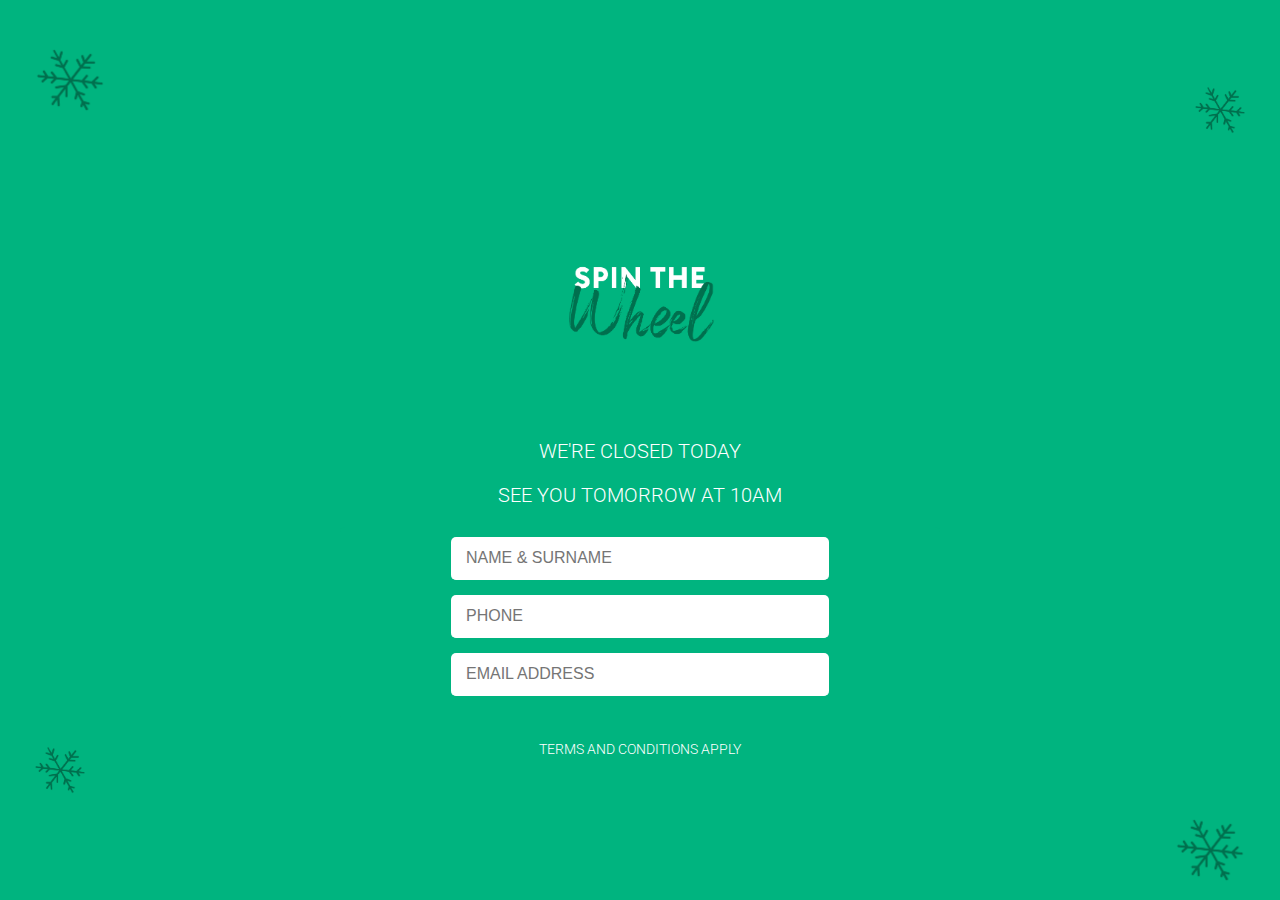
<file: index.html>
<!DOCTYPE html>
<html lang="en">
<head>
    <script defer data-domain="boltxmas.co.za"src="https://plausible.io/js/script.js"></script>
    <meta charset="UTF-8">
    <meta name="viewport" content="width=device-width, initial-scale=1.0">
    <title>Bolt 12 Days of Xmas</title>
    <link rel="stylesheet" href="style.css">
    <link href="https://fonts.googleapis.com/css2?family=Roboto:wght@100;300;400;500;700;900&display=swap" rel="stylesheet">
</head>
<body>
    <!-- Snow Images -->
    <div class="snow-images">
        <img src="./Asset 9.png" alt="Snow" class="snow-image">
        <img src="./Asset 9.png" alt="Snow" class="snow-image-2">
        <img src="./Asset 9.png" alt="Snow" class="snow-image-3">
        <img src="./Asset 9.png" alt="Snow" class="snow-image-4">
    </div>

    <!-- Main Content -->
    <div class="container">
        <!-- Form Header -->
        <div class="form-header">
            <img src="./Asset.png" alt="Spin the Wheel" class="form-image">
            <p>WE'RE CLOSED TODAY</p>
            <p>SEE YOU TOMORROW AT 10AM</p>
        </div>

        <!-- Form -->
         <form action="https://formspree.io/f/xlddrjek" method="POST">
        <form>
            <input type="text" id="name" name="name" placeholder="NAME & SURNAME" required>
            <input type="tel" id="phone" name="phone" placeholder="PHONE" required pattern="[\+]?[0-9]{10,13}">
            <input type="email" id="email" name="email" placeholder="EMAIL ADDRESS" required>
            <!-- Button and Bottom Image Container -->
        </form>

        <!-- Terms Container -->
        <div class="terms-container">
            <p><a href="https://docs.google.com/document/d/16KZZBE2jQ0VPrkzx-pnRpHAYt3l09rjmIaEbdwuEKOs/edit?tab=t.0" target="_blank">TERMS AND CONDITIONS APPLY</a></p>
        </div>
    </div>

    <script>
        // Function to store form data in localStorage and redirect to instructions page
        document.getElementById('userForm').addEventListener('submit', function(event) {
            event.preventDefault(); // Prevent the form from submitting the traditional way

            // Get user input values
            const name = document.getElementById('name').value;
            const phone = document.getElementById('phone').value;
            const email = document.getElementById('email').value;

            // Store details in localStorage (or sessionStorage)
            localStorage.setItem('userName', name);
            localStorage.setItem('userPhone', phone);
            localStorage.setItem('userEmail', email);

            // Redirect to instructions page
            window.location.href = 'instructions.html'; 
        });
    </script>
</body>
</html>
</file>
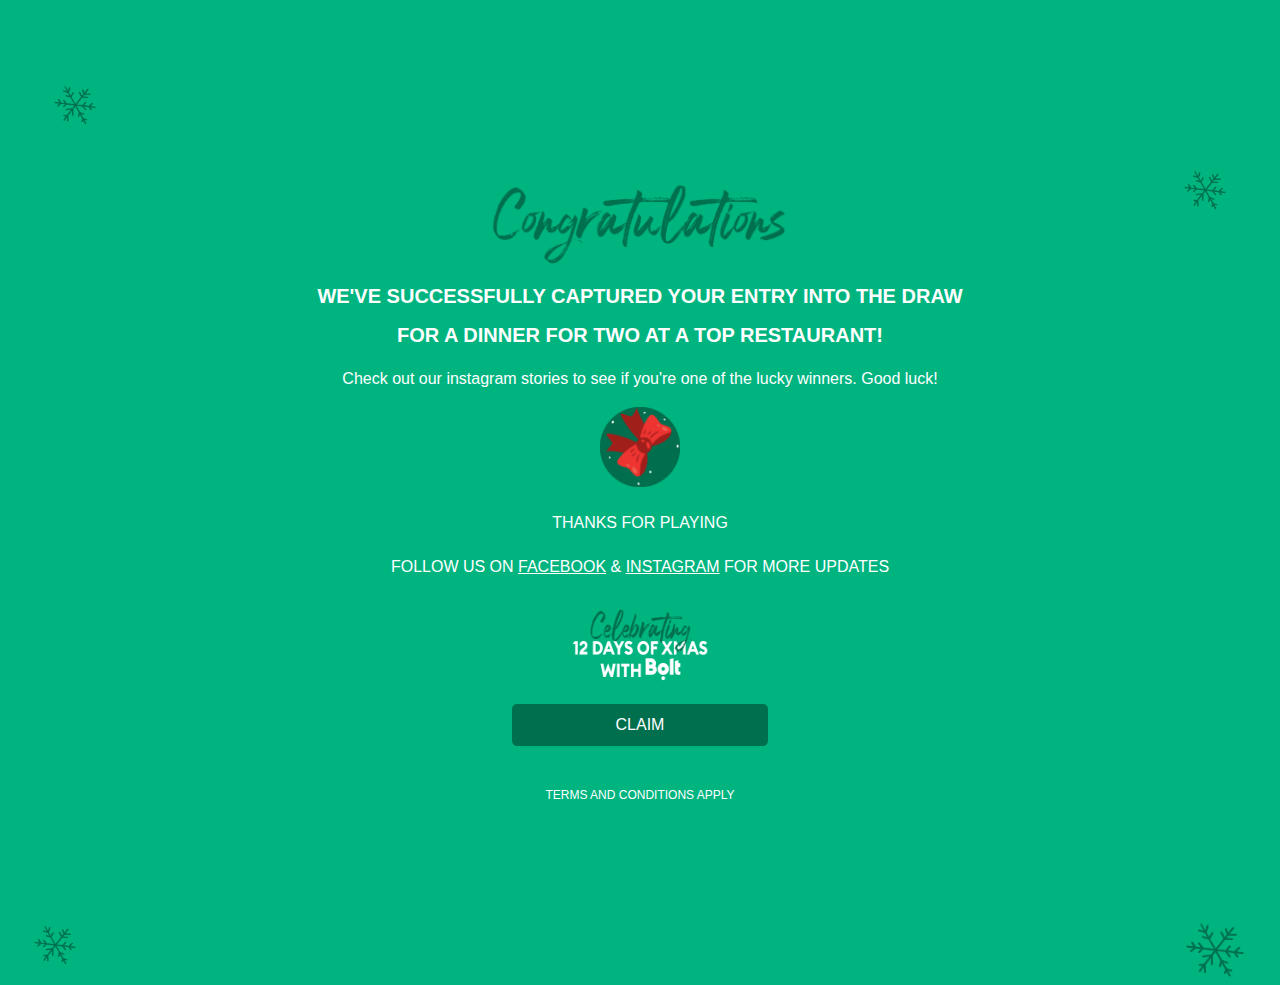
<file: firstcongrats.html>
<!DOCTYPE html>
<html lang="en">
<head>
    <meta charset="UTF-8">
    <meta name="viewport" content="width=device-width, initial-scale=1.0">
    <link rel="stylesheet" href="firstcongrats.css">
</head>
<body>
    <div class="container">
        <img src="./asset4.png" alt="Congratulations" class="congrats">
        <H2>WE'VE SUCCESSFULLY CAPTURED YOUR ENTRY INTO THE DRAW</H2>
        <H2> FOR A DINNER FOR TWO AT A TOP RESTAURANT! </H2>
        <p>Check out our instagram stories to see if you're one of the lucky winners. Good luck!</p>
        <img src="./prize5.png">
        <p>THANKS FOR PLAYING</p>
        <p>
            FOLLOW US ON 
            <a href="https://www.facebook.com/Bolt/" target="_blank">FACEBOOK</a> & 
            <a href="https://www.instagram.com/bolt_southafrica/" target="_blank">INSTAGRAM</a> 
            FOR MORE UPDATES
        </p>
        <img src="./boltxmas.png" alt="12days" class="form-image">
        <div class="snow-images">
            <img src="./Asset 9.png" alt="Snow" class="snow-image">
            <img src="./Asset 9.png" alt="Snow" class="snow-image-2">
            <img src="./Asset 9.png" alt="Snow" class="snow-image-3">
            <img src="./Asset 9.png" alt="Snow" class="snow-image-4">
           </div>
    </div>
    <button class="claim-btn">
        <a href="firstform.html" style="color: white; text-decoration: none;">CLAIM</a>
    </button>
    <div class="terms-container">
        <p><a href="https://docs.google.com/document/d/16KZZBE2jQ0VPrkzx-pnRpHAYt3l09rjmIaEbdwuEKOs/edit?tab=t.0" target="_blank">TERMS AND CONDITIONS APPLY</a></p>
    </div>
</body>
</html>
</file>
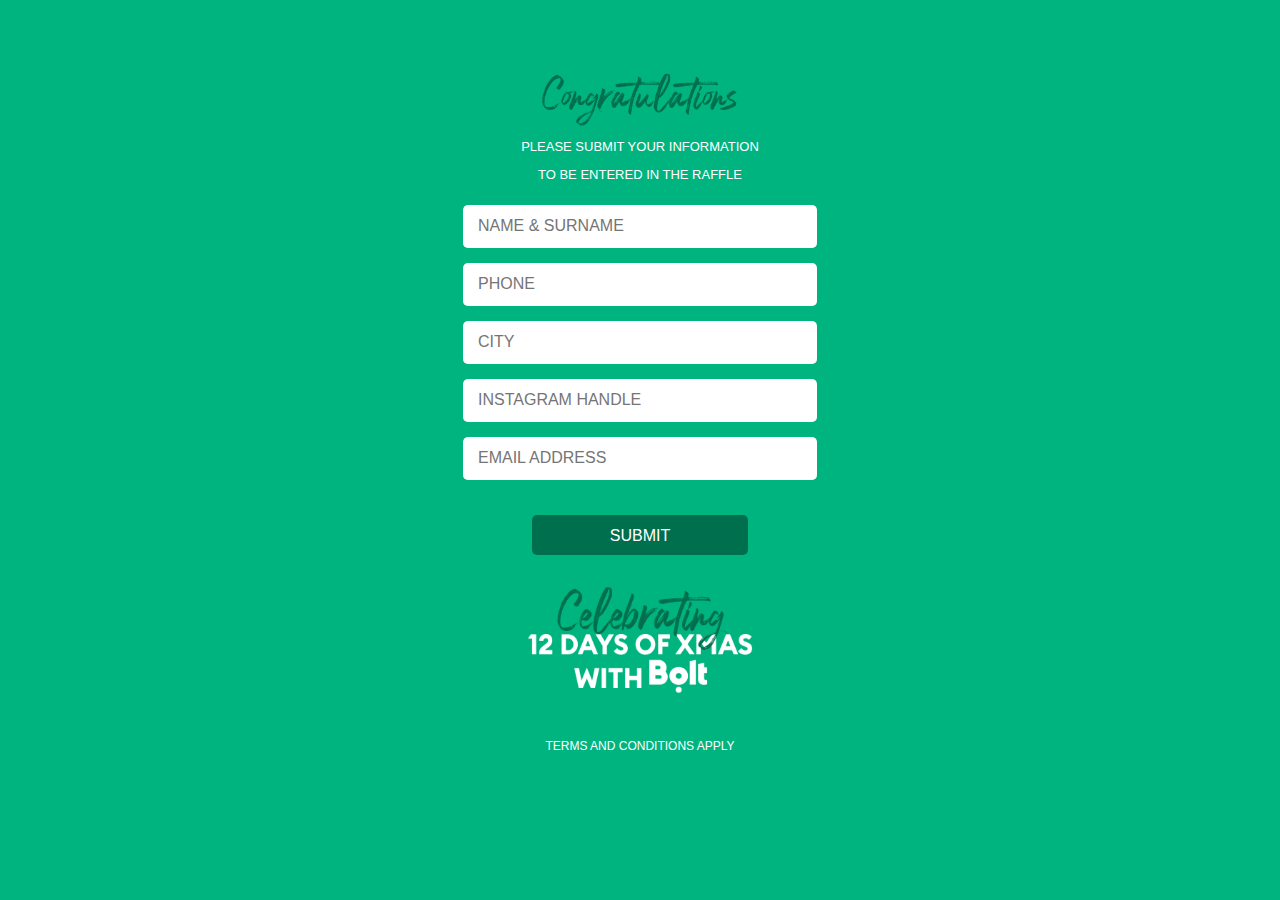
<file: firstform.html>
<!DOCTYPE html>
<html lang="en">
<head>
    <meta charset="UTF-8">
    <meta name="viewport" content="width=device-width, initial-scale=1.0">
    <title>Bolt 12 Days of Xmas</title>
    <link rel="stylesheet" href="firstform.css">
    <link href="https://fonts.googleapis.com/css2?family=Inter:wght@400;600&display=swap" rel="stylesheet">
</head>
<body>
    <div class="container">
        <!-- Form Header -->
        <div class="form-header">
            <img src="./asset4.png" alt="Spin the Wheel" class="form-image">
            <div class="submit">
            <p>PLEASE SUBMIT YOUR INFORMATION </p>
            <p>TO BE ENTERED IN THE RAFFLE</p>
        </div>

        <!-- Form -->
        <form action="https://formspree.io/f/movvaevq" method="POST">
        <form>
            <input type="text" id="name" name="name" placeholder="NAME & SURNAME" required>
            <input type="tel" id="phone" name="phone" placeholder="PHONE" required pattern="[\+]?[0-9]{10,13}">
            <input type="text" id="city" name="city" placeholder="CITY" required>
            <input type="text" id="socialHandle" name="socialHandle" placeholder="INSTAGRAM HANDLE" required>
            <input type="email" id="email" name="email" placeholder="EMAIL ADDRESS" required>
            <button type="submit">SUBMIT</button>
        </form>
            <img src="./boltxmas.png" alt="Spin the Wheel" class="bottom-image">
        <div class="terms-container">
            <p><a href="https://docs.google.com/document/d/16KZZBE2jQ0VPrkzx-pnRpHAYt3l09rjmIaEbdwuEKOs/edit?tab=t.0" target="_blank">TERMS AND CONDITIONS APPLY</a></p>
        </div>       
    <script>
        // Function to store form data in localStorage and redirect to instructions page
        document.getElementById('userForm').addEventListener('submit', function(event) {
            event.preventDefault(); // Prevent the form from submitting the traditional way

            // Get user input values
            const name = document.getElementById('name').value;
            const phone = document.getElementById('phone').value;
            const email = document.getElementById('email').value;

            // Store details in localStorage (or sessionStorage)
            localStorage.setItem('userName', name);
            localStorage.setItem('userPhone', phone);
            localStorage.setItem('userEmail', email);

            window.location.href = 'thankyou.html'; // You can add query params here too if needed
        });
    </script>
</body>
</html>
</file>
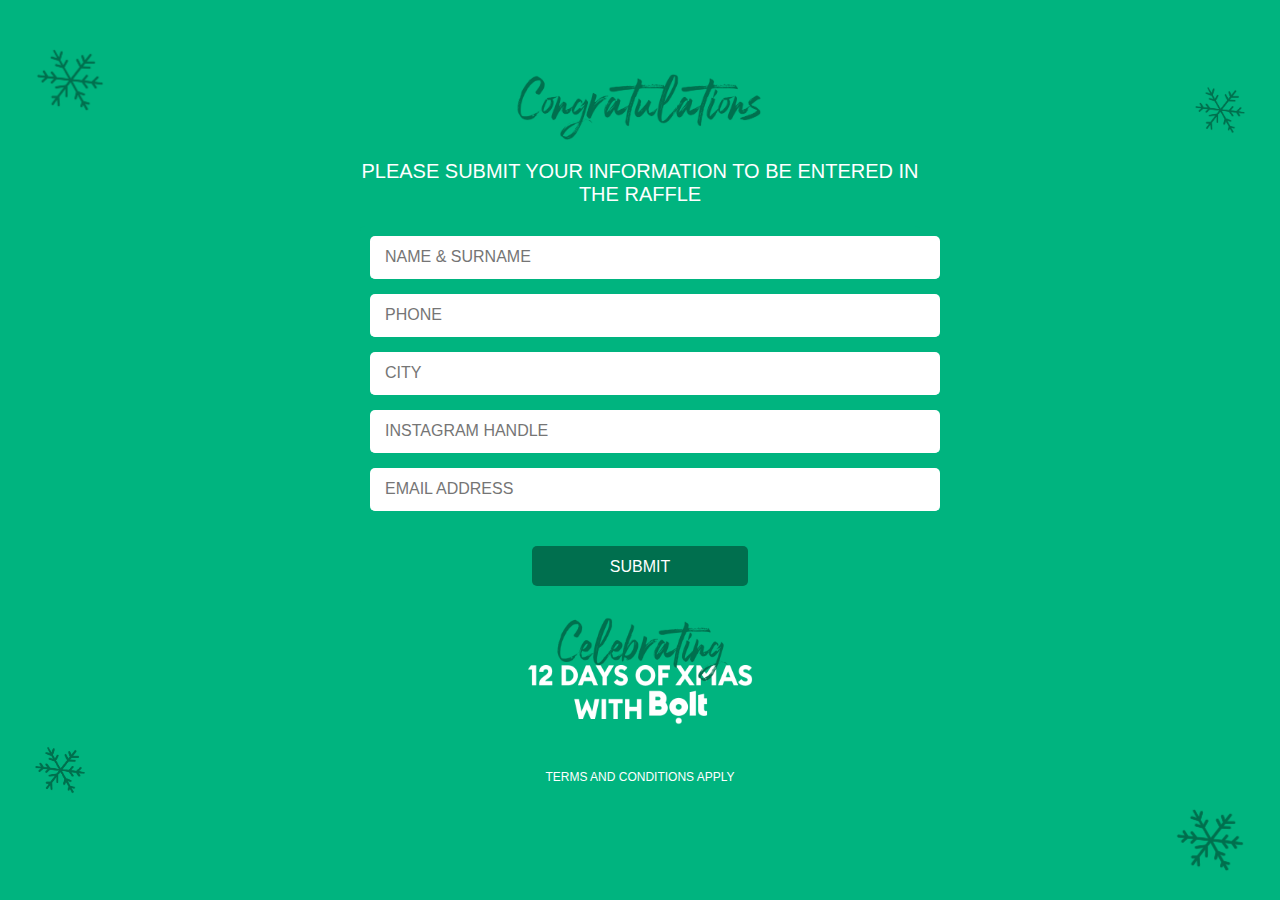
<file: form.html>
<!DOCTYPE html>
<html lang="en">
<head>
    <meta charset="UTF-8">
    <meta name="viewport" content="width=device-width, initial-scale=1.0">
    <title>Landing Page</title>
    <link rel="stylesheet" href="form.css">
    <link href="https://fonts.googleapis.com/css2?family=Inter:wght@400;600&display=swap" rel="stylesheet">
</head>
<body>
    <!-- Snow Images -->
    <div class="snow-images">
        <img src="./Asset 9.png" alt="Snow" class="snow-image">
        <img src="./Asset 9.png" alt="Snow" class="snow-image-2">
        <img src="./Asset 9.png" alt="Snow" class="snow-image-3">
        <img src="./Asset 9.png" alt="Snow" class="snow-image-4">
    </div>

    <!-- Main Content -->
    <div class="container">
        <!-- Form Header -->
        <div class="form-header">
            <img src="./asset4.png" alt="Spin the Wheel" class="form-image">
            <div class="submit">
            <p>PLEASE SUBMIT YOUR INFORMATION TO BE ENTERED IN THE RAFFLE</p>
        </div>

        <!-- Form -->        
       <form action="https://formspree.io/f/xpwzeglb" method="POST">
        <form>
            <input type="text" id="name" name="name" placeholder="NAME & SURNAME" required>
            <input type="tel" id="phone" name="phone" placeholder="PHONE" required pattern="[\+]?[0-9]{10,13}">
            <input type="text" id="city" name="city" placeholder="CITY" required>
            <input type="text" id="socialHandle" name="socialHandle" placeholder="INSTAGRAM HANDLE" required>
            <input type="email" id="email" name="email" placeholder="EMAIL ADDRESS" required>
            <button type="submit">SUBMIT</button>
        </form>
            <img src="./boltxmas.png" alt="Spin the Wheel" class="bottom-image">
            <img src="./Asset 9.png" alt="Snow" class="snow-image-3">
            <img src="./Asset 9.png" alt="Snow" class="snow-image-4">
        <div class="terms-container">
            <p><a href="https://docs.google.com/document/d/16KZZBE2jQ0VPrkzx-pnRpHAYt3l09rjmIaEbdwuEKOs/edit?tab=t.0" target="_blank">TERMS AND CONDITIONS APPLY</a></p>
        </div>       
    <script>
        // Function to store form data in localStorage and redirect to instructions page
        document.getElementById('userForm').addEventListener('submit', function(event) {
            event.preventDefault(); // Prevent the form from submitting the traditional way

            // Get user input values
            const name = document.getElementById('name').value;
            const phone = document.getElementById('phone').value;
            const email = document.getElementById('email').value;

            // Store details in localStorage (or sessionStorage)
            localStorage.setItem('userName', name);
            localStorage.setItem('userPhone', phone);
            localStorage.setItem('userEmail', email);

            window.location.href = 'thankyou.html'; // You can add query params here too if needed
        });
    </script>
</body>
</html>
</file>
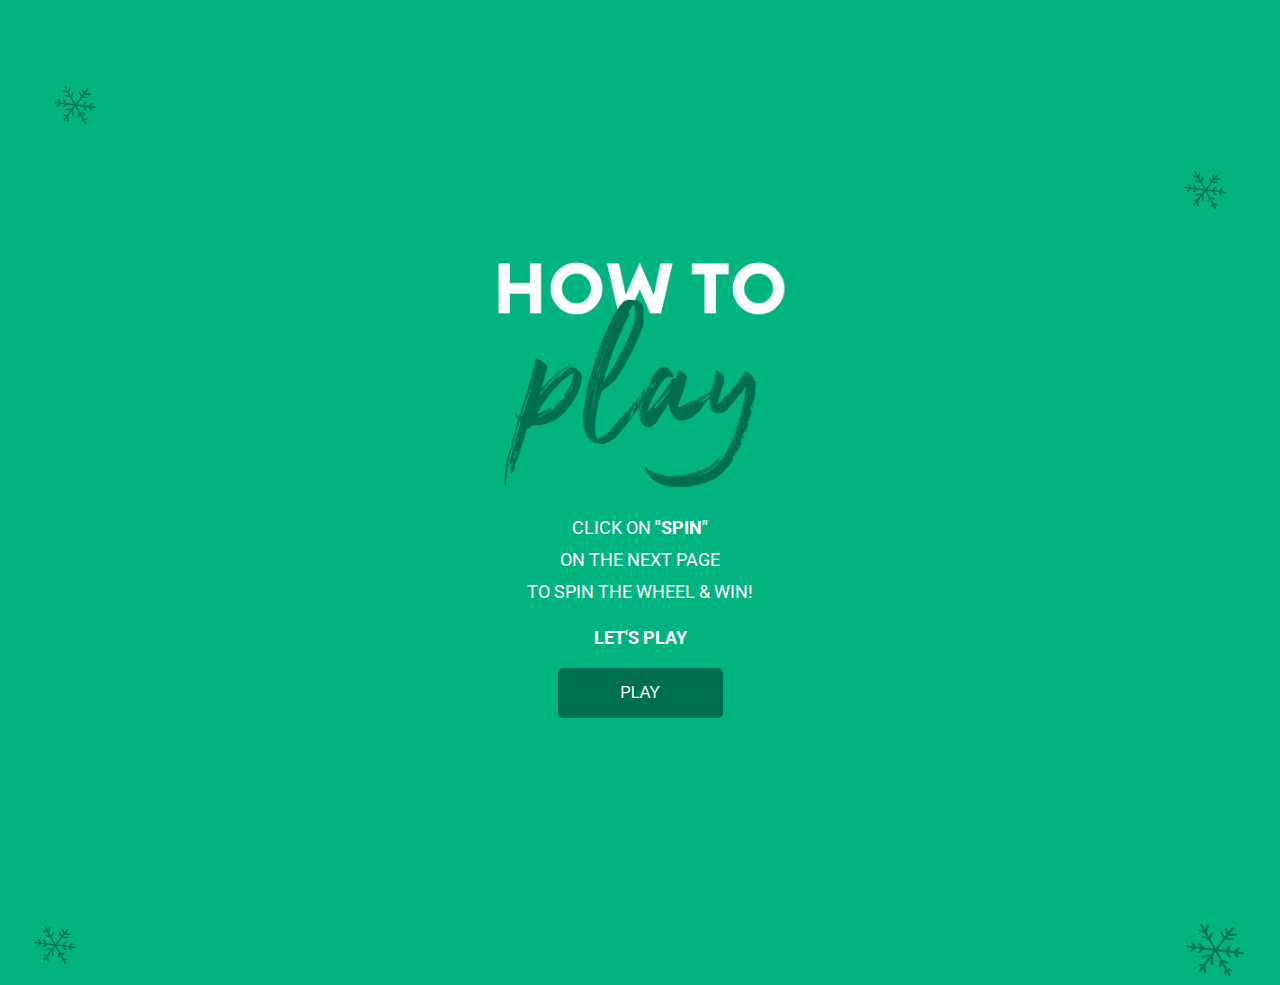
<file: instructions.html>
<!DOCTYPE html>
<html lang="en">
<head>
    <meta charset="UTF-8">
    <meta name="viewport" content="width=device-width, initial-scale=1.0">
    <title>How to Play</title>
    <link rel="stylesheet" href="instructions.css">
    <link href="https://fonts.googleapis.com/css2?family=Roboto:ital,wght@0,100;0,300;0,400;0,500;0,700;0,900;1,100;1,300;1,400;1,500;1,700;1,900&display=swap" rel="stylesheet">
</head>
<body>
    <div class="snow-images">
        <img src="./Asset 9.png" alt="Snow" class="snow-image">
        <img src="./Asset 9.png" alt="Snow" class="snow-image-2">
        <img src="./Asset 9.png" alt="Snow" class="snow-image-3">
        <img src="./Asset 9.png" alt="Snow" class="snow-image-4">
    </div>
    <div class="how-to-play-container">
      <img src="./asset2.png" alt="How To" class="how-image">
    <div class="how">
        <p class="line1">CLICK ON <b>"SPIN"</b></p>
        <p class="line2">ON THE NEXT PAGE</p>
        <p class="line3">TO SPIN THE WHEEL & WIN!</p>
        <p class="prompt">LET'S PLAY</p>
    </div>
        <div class="user-info">
            <p id="user-data"></p>
        </div>

        <!-- Button to proceed to spin page -->
        <a href="wheel.html">
            <button class="play-button">PLAY</button>
        </a>
    </div>
</body>
</html>
</file>
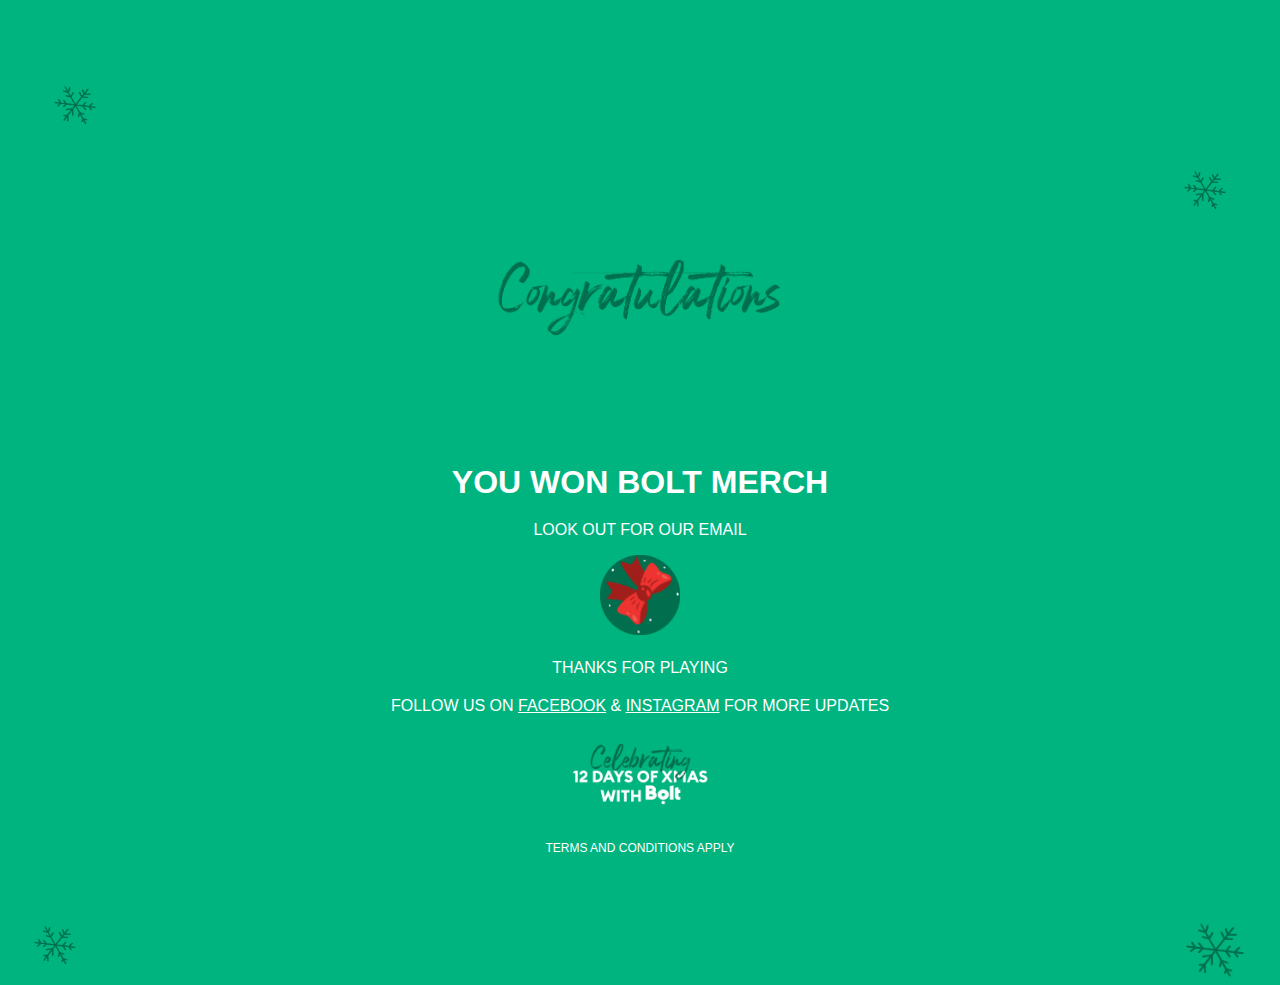
<file: merch.html>
<!DOCTYPE html>
<html lang="en">
<head>
    <meta charset="UTF-8">
    <meta name="viewport" content="width=device-width, initial-scale=1.0">
    <link rel="stylesheet" href="merch.css">
</head>
<body>
    <div class="container">
        <img src="./Asset4.png" alt="Congratulations" class="congrats">
        <H2>YOU WON BOLT MERCH</H2>
        <p>LOOK OUT FOR OUR EMAIL</p>
        <img src="./prize5.png" alt="PRIZE4">
        <p>THANKS FOR PLAYING</p>
        <p>
            FOLLOW US ON 
            <a href="https://www.facebook.com/Bolt/" target="_blank">FACEBOOK</a> & 
            <a href="https://www.instagram.com/bolt_southafrica/" target="_blank">INSTAGRAM</a> 
            FOR MORE UPDATES
        </p>
        <img src="./boltxmas.png" alt="12days" class="form-image">
    </div>
    <div class="snow-images">
        <img src="./Asset 9.png" alt="Snow" class="snow-image">
        <img src="./Asset 9.png" alt="Snow" class="snow-image-2">
        <img src="./Asset 9.png" alt="Snow" class="snow-image-3">
        <img src="./Asset 9.png" alt="Snow" class="snow-image-4">
    </body>
        <div class="terms-container">
            <p><a href="https://docs.google.com/document/d/16KZZBE2jQ0VPrkzx-pnRpHAYt3l09rjmIaEbdwuEKOs/edit?tab=t.0" target="_blank">TERMS AND CONDITIONS APPLY</a></p>
        </div>
</html>
</file>
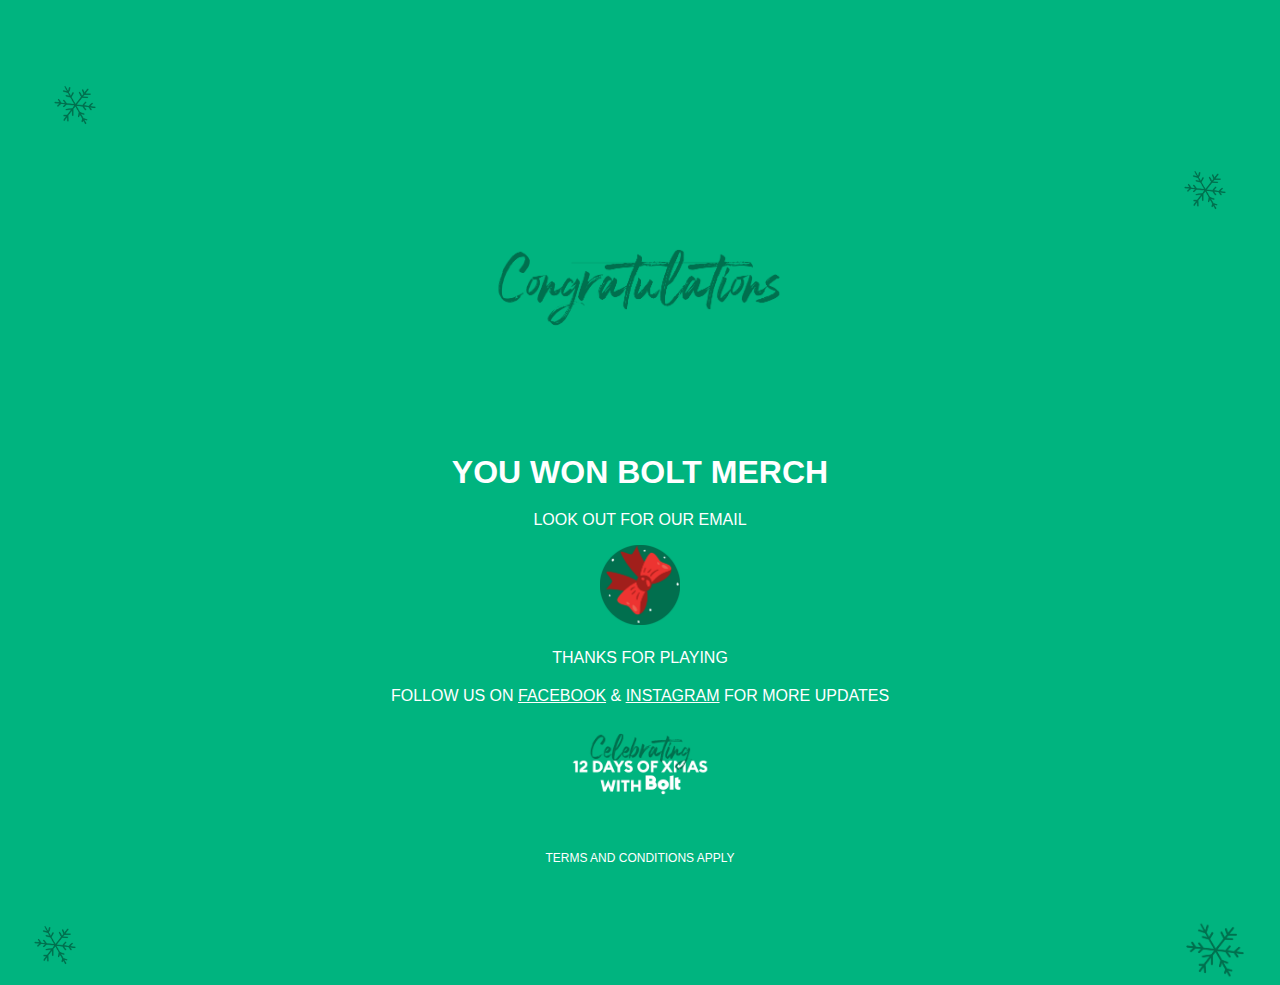
<file: merchwin.html>
<!DOCTYPE html>
<html lang="en">
<head>
    <meta charset="UTF-8">
    <meta name="viewport" content="width=device-width, initial-scale=1.0">
    <link rel="stylesheet" href="merch.css">
</head>
<body>
    <div class="container">
        <img src="./Asset4.png" alt="Congratulations" class="congrats">
        <H2>YOU WON BOLT MERCH</H2>
        <p>LOOK OUT FOR OUR EMAIL</p>
        <img src="./prize5.png" alt="PRIZE6">
        <p>THANKS FOR PLAYING</p>
        <p>
            FOLLOW US ON 
            <a href="https://www.facebook.com/Bolt/" target="_blank">FACEBOOK</a> & 
            <a href="https://www.instagram.com/bolt_southafrica/" target="_blank">INSTAGRAM</a> 
            FOR MORE UPDATES
        </p>
        <img src="./boltxmas.png" alt="12days" class="form-image">
    </div>
    <div class="snow-images">
        <img src="./Asset 9.png" alt="Snow" class="snow-image">
        <img src="./Asset 9.png" alt="Snow" class="snow-image-2">
        <img src="./Asset 9.png" alt="Snow" class="snow-image-3">
        <img src="./Asset 9.png" alt="Snow" class="snow-image-4">
     </div>
     <div class="terms-container">
        <p><a href="https://docs.google.com/document/d/16KZZBE2jQ0VPrkzx-pnRpHAYt3l09rjmIaEbdwuEKOs/edit?tab=t.0" target="_blank">TERMS AND CONDITIONS APPLY</a></p>
    </div>
</body>
</html>
</file>
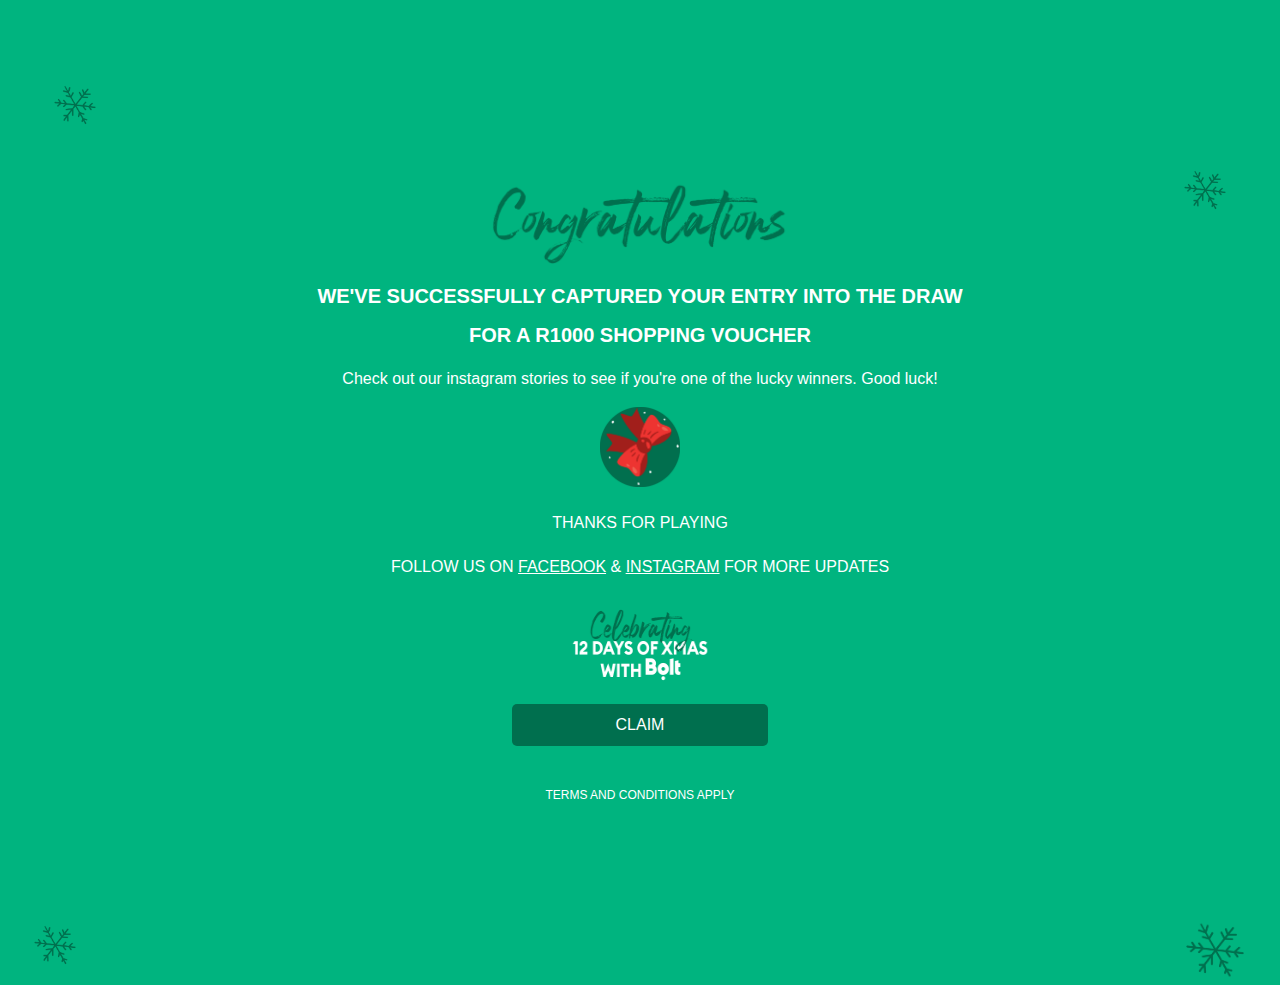
<file: prize.html>
<!DOCTYPE html>
<html lang="en">
<head>
    <meta charset="UTF-8">
    <meta name="viewport" content="width=device-width, initial-scale=1.0">
    <link rel="stylesheet" href="prize.css">
</head>
<body>
    <div class="container">
        <img src="./asset4.png" alt="Congratulations" class="congrats">
        <H2>WE'VE SUCCESSFULLY CAPTURED YOUR ENTRY INTO THE DRAW</H2>
        <H2> FOR A R1000 SHOPPING VOUCHER</H2>
        <p>Check out our instagram stories to see if you're one of the lucky winners. Good luck!</p>
        <img src="./prize5.png">
        <p>THANKS FOR PLAYING</p>
        <p>
            FOLLOW US ON 
            <a href="https://www.facebook.com/Bolt/" target="_blank">FACEBOOK</a> & 
            <a href="https://www.instagram.com/bolt_southafrica/" target="_blank">INSTAGRAM</a> 
            FOR MORE UPDATES
        </p>
        <img src="./boltxmas.png" alt="12days" class="form-image">
        <div class="snow-images">
            <img src="./Asset 9.png" alt="Snow" class="snow-image">
            <img src="./Asset 9.png" alt="Snow" class="snow-image-2">
            <img src="./Asset 9.png" alt="Snow" class="snow-image-3">
            <img src="./Asset 9.png" alt="Snow" class="snow-image-4">
           </div>
    </div>
    <button class="claim-btn">
        <a href="form.html" style="color: white; text-decoration: none;">CLAIM</a>
    </button>
    <div class="terms-container">
        <p><a href="https://docs.google.com/document/d/16KZZBE2jQ0VPrkzx-pnRpHAYt3l09rjmIaEbdwuEKOs/edit?tab=t.0" target="_blank">TERMS AND CONDITIONS APPLY</a></p>
    </div>
</body>
</html>
</file>
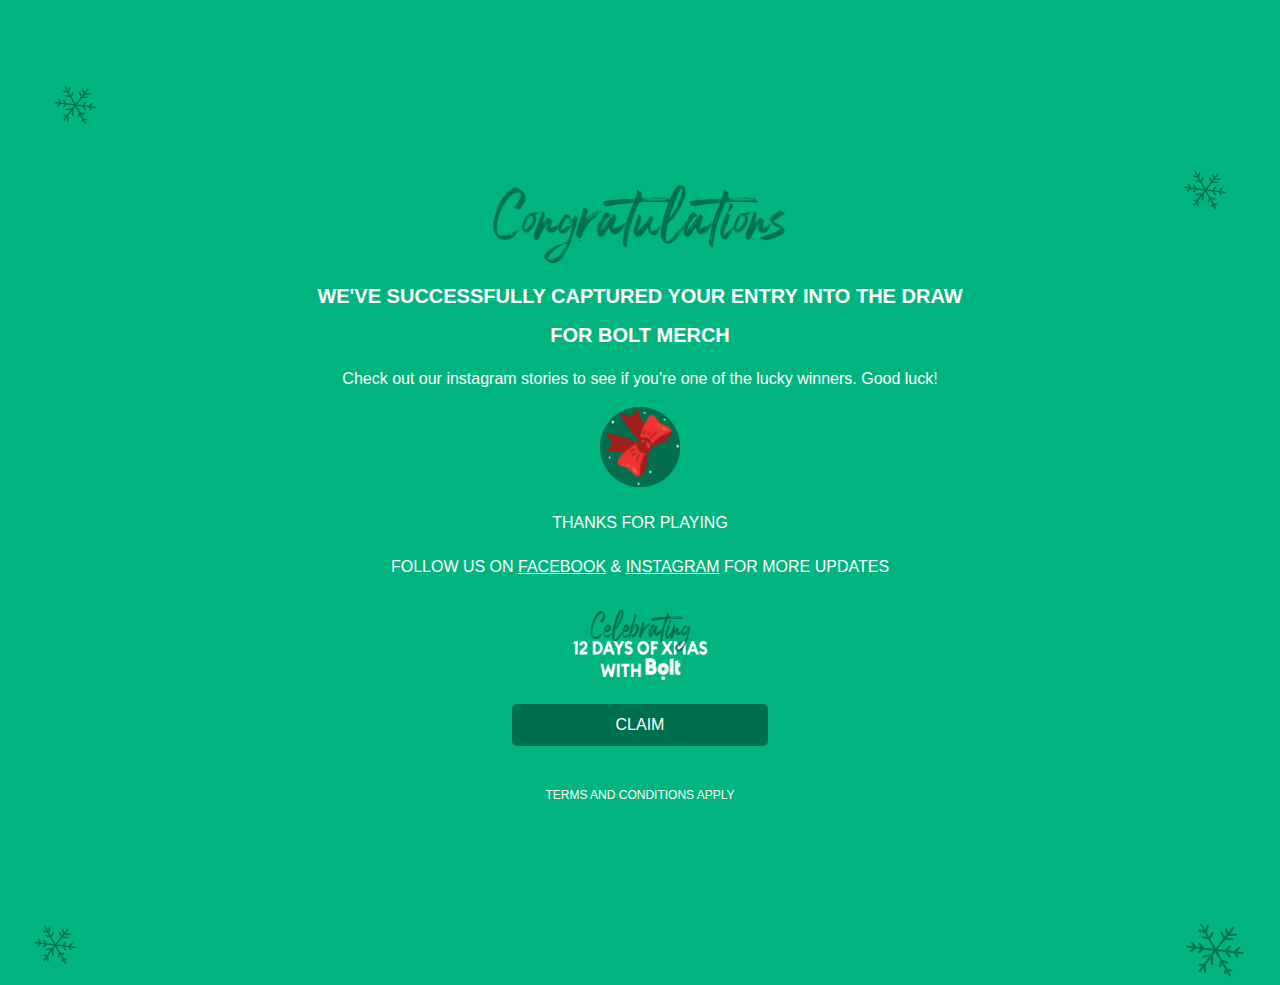
<file: secondcongrats.html>
<!DOCTYPE html>
<html lang="en">
<head>
    <meta charset="UTF-8">
    <meta name="viewport" content="width=device-width, initial-scale=1.0">
    <link rel="stylesheet" href="secondcongrats.css">
</head>
<body>
    <div class="container">
        <img src="./asset4.png" alt="Congratulations" class="congrats">
        <H2>WE'VE SUCCESSFULLY CAPTURED YOUR ENTRY INTO THE DRAW</H2>
        <H2> FOR BOLT MERCH</H2>
        <p>Check out our instagram stories to see if you're one of the lucky winners. Good luck!</p>
        <img src="./prize5.png">
        <p>THANKS FOR PLAYING</p>
        <p>
            FOLLOW US ON 
            <a href="https://www.facebook.com/Bolt/" target="_blank">FACEBOOK</a> & 
            <a href="https://www.instagram.com/bolt_southafrica/" target="_blank">INSTAGRAM</a> 
            FOR MORE UPDATES
        </p>
        <img src="./boltxmas.png" alt="12days" class="form-image">
        <div class="snow-images">
            <img src="./Asset 9.png" alt="Snow" class="snow-image">
            <img src="./Asset 9.png" alt="Snow" class="snow-image-2">
            <img src="./Asset 9.png" alt="Snow" class="snow-image-3">
            <img src="./Asset 9.png" alt="Snow" class="snow-image-4">
           </div>
    </div>
    <button class="claim-btn">
        <a href="./secondform.html" style="color: white; text-decoration: none;">CLAIM</a>
    </button>
    <div class="terms-container">
        <p><a href="https://docs.google.com/document/d/16KZZBE2jQ0VPrkzx-pnRpHAYt3l09rjmIaEbdwuEKOs/edit?tab=t.0" target="_blank">TERMS AND CONDITIONS APPLY</a></p>
    </div>
</body>
</html>
</file>
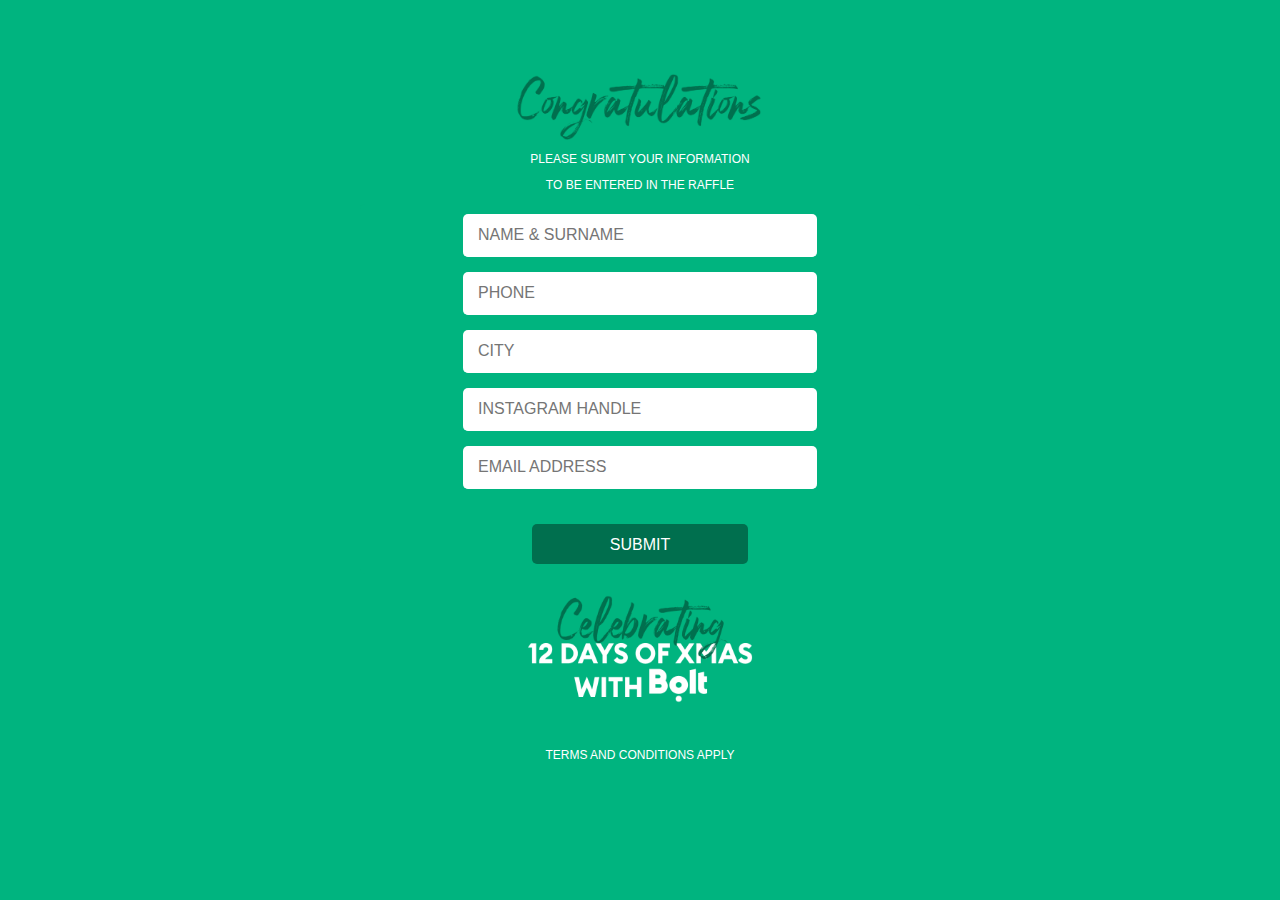
<file: secondform.html>
<!DOCTYPE html>
<html lang="en">
<head>
    <meta charset="UTF-8">
    <meta name="viewport" content="width=device-width, initial-scale=1.0">
    <title>Bolt 12 Days of Xmas</title>
    <link rel="stylesheet" href="./secondform.css">
    <link href="https://fonts.googleapis.com/css2?family=Inter:wght@400;600&display=swap" rel="stylesheet">
</head>
<body>
    <!-- Main Content -->
    <div class="container">
        <!-- Form Header -->
        <div class="form-header">
            <img src="./asset4.png" alt="Spin the Wheel" class="form-image">
            <div class="submit">
            <p>PLEASE SUBMIT YOUR INFORMATION</p>
            <p>TO BE ENTERED IN THE RAFFLE</p>
        </div>

        <!-- Form -->        
            <form action="https://formspree.io/f/meoqbvzq" method="POST">
            <input type="text" id="name" name="name" placeholder="NAME & SURNAME" required>
            <input type="tel" id="phone" name="phone" placeholder="PHONE" required pattern="[\+]?[0-9]{10,13}">
            <input type="text" id="city" name="city" placeholder="CITY" required>
            <input type="text" id="socialHandle" name="socialHandle" placeholder="INSTAGRAM HANDLE" required>
            <input type="email" id="email" name="email" placeholder="EMAIL ADDRESS" required>
            <button type="submit">SUBMIT</button>
        </form>
            <img src="./boltxmas.png" alt="Spin the Wheel" class="bottom-image">
        <div class="terms-container">
            <p><a href="https://docs.google.com/document/d/16KZZBE2jQ0VPrkzx-pnRpHAYt3l09rjmIaEbdwuEKOs/edit?tab=t.0" target="_blank">TERMS AND CONDITIONS APPLY</a></p>
        </div>       
    <script>
        // Function to store form data in localStorage and redirect to instructions page
        document.getElementById('userForm').addEventListener('submit', function(event) {
            event.preventDefault(); // Prevent the form from submitting the traditional way

            // Get user input values
            const name = document.getElementById('name').value;
            const phone = document.getElementById('phone').value;
            const email = document.getElementById('email').value;

            // Store details in localStorage (or sessionStorage)
            localStorage.setItem('userName', name);
            localStorage.setItem('userPhone', phone);
            localStorage.setItem('userEmail', email);

            window.location.href = 'thankyou.html'; // You can add query params here too if needed
        });
    </script>
</body>
</html>
</file>
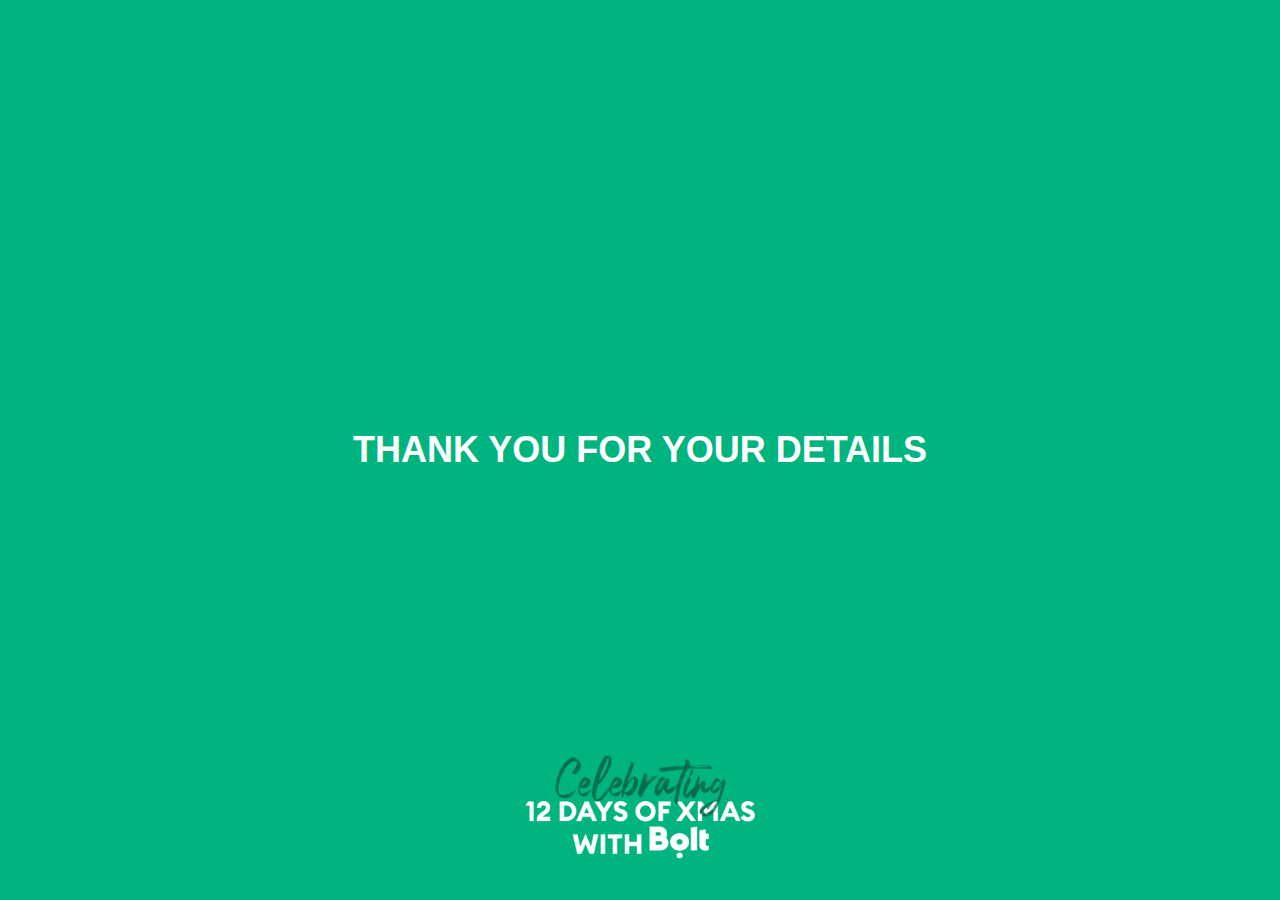
<file: thankyou.html>
<!DOCTYPE html>
<html lang="en">
<head>
    <meta charset="UTF-8">
    <meta name="viewport" content="width=device-width, initial-scale=1.0">
    <title>Thank You</title>
    <style>
        /* Apply full height to html and body */
        html, body {
            height: 100%;
            margin: 0;
        }

        body {
            font-family: Arial, sans-serif;
            display: flex;
            flex-direction: column; /* Stack content vertically */
            justify-content: center; /* Center content vertically */
            align-items: center;     /* Center content horizontally */
            background-color: #00b47f; /* Set background color */
            color: white;
            text-align: center;
            position: relative; /* Enable positioning for the child elements */
        }

        

        h1 {
            font-size: 36px;
            font-weight: bold;
            margin: 0;
        }

        p {
            font-size: 18px;
        }

        .form-image {
            position: absolute; /* Allow the image to be placed at the bottom */
            bottom: 20px; /* Distance from the bottom of the page */
            left: 50%; /* Horizontally center the image */
            transform: translateX(-50%); /* Adjust to perfectly center the image */
            width: 20%; /* Resize the image to 50% of its original size */
        }
    </style>
</head>
<body>
    <div>
        <h1>THANK YOU FOR YOUR DETAILS</h1>
    </div>
    <img src="./boltxmas.png" alt="12days" class="form-image">
</body>
</html>
</file>
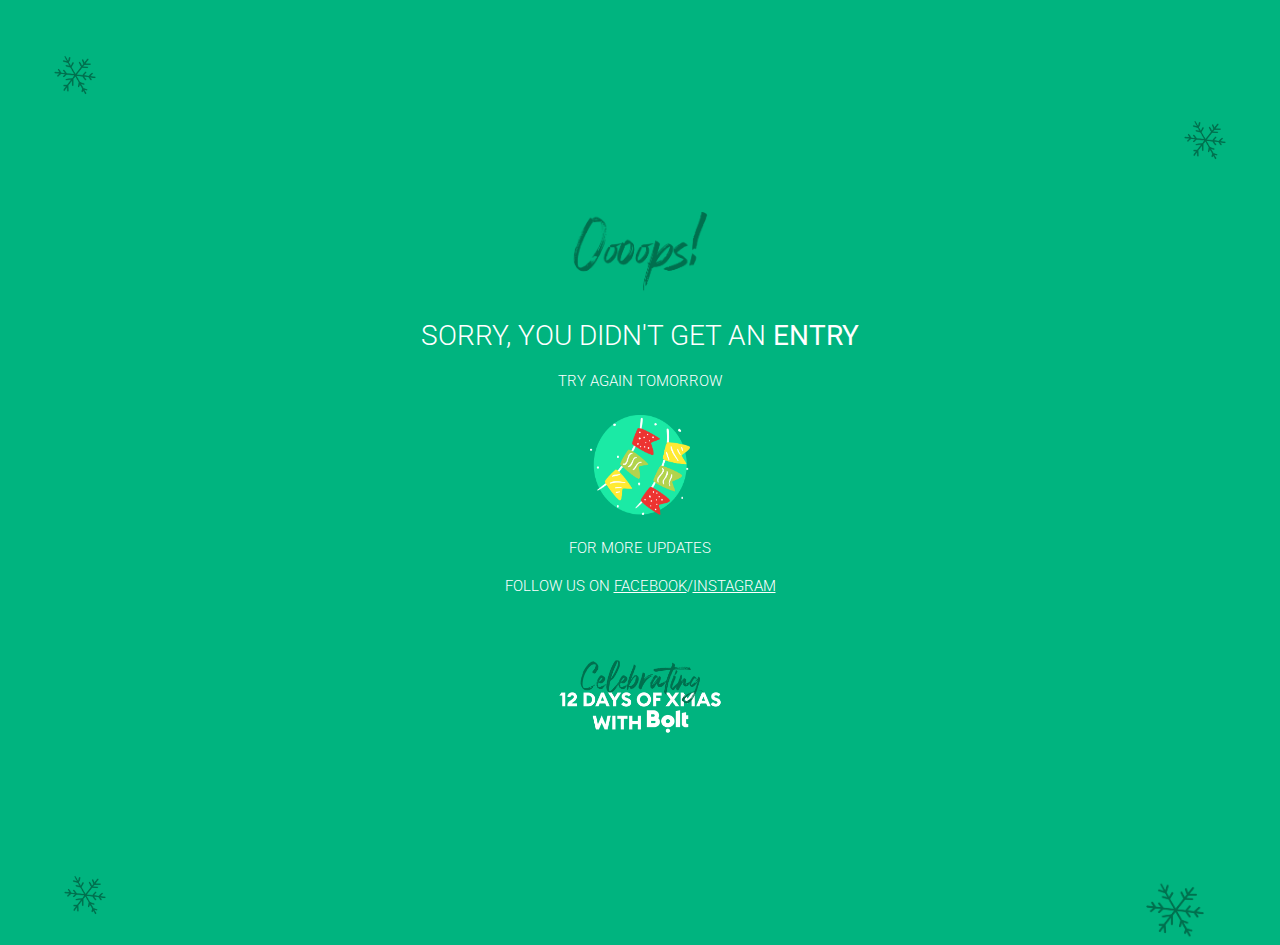
<file: tryagain.html>
<!DOCTYPE html>
<html lang="en">
<head>
    <meta charset="UTF-8">
    <meta name="viewport" content="width=device-width, initial-scale=1.0">
    <link rel="stylesheet" href="tryagain.css">
    <link href="https://fonts.googleapis.com/css2?family=Roboto:ital,wght@0,100;0,300;0,400;0,500;0,700;0,900;1,100;1,300;1,400;1,500;1,700;1,900&display=swap" rel="stylesheet">
</head>
<body>
    <div class="container">
        <img src="./asset5.png" alt="Oops" class="fail">
        <H2>SORRY, YOU DIDN'T GET AN <b>ENTRY</b></H2>
        <p>TRY AGAIN TOMORROW</p>
        <img src="./prize3.png" alt="circle" class="try">
        <p>FOR MORE UPDATES</p>
        <p>FOLLOW US ON <a href="https://www.facebook.com/BoltSouthAfrica/" target="_blank">FACEBOOK</a>/<a href="https://www.instagram.com/bolt_southafrica/" target="_blank">INSTAGRAM</a></p>
                <img src="./boltxmas.png" alt="12days" class="form-image">
        <div class="snow-images">
           <img src="./Asset 9.png" alt="Snow" class="snow-image">
           <img src="./Asset 9.png" alt="Snow" class="snow-image-2">
           <img src="./Asset 9.png" alt="Snow" class="snow-image-3">
           <img src="./Asset 9.png" alt="Snow" class="snow-image-4">
        </div>
    </div>
</body>
</html>
</file>
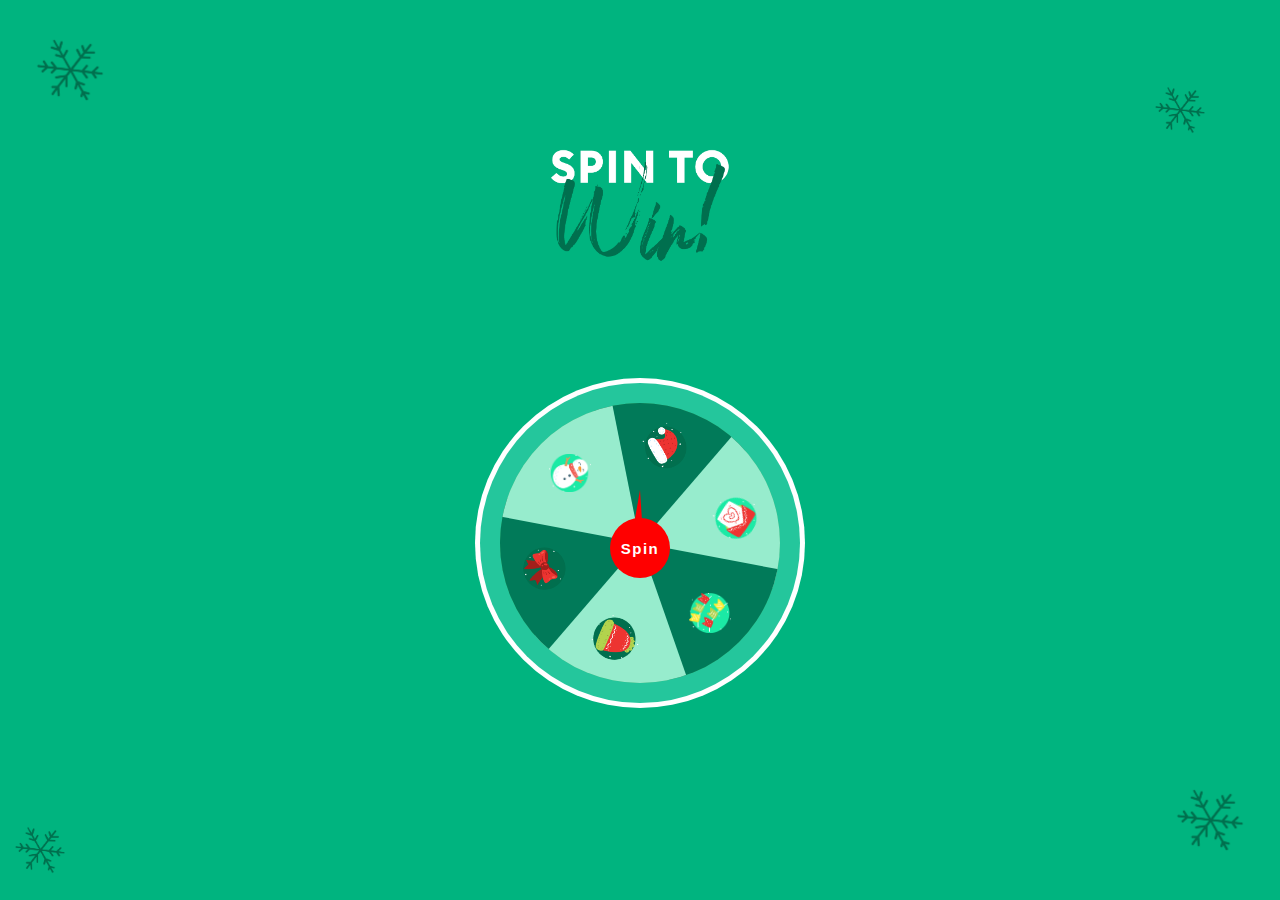
<file: wheel.html>
<!DOCTYPE html>
<html lang="en">

<head>
    <script defer data-domain="boltxmas.co.za"src="https://plausabile.io/js/script.js"></script>
    <meta charset="UTF-8" />
    <meta name="viewport" content="width=device-width, initial-scale=1.0" />
    <meta name="description" content="Spin Wheel App for fun and prizes!" />
    <title>Spin Wheel</title>

    <!-- Google Font -->
    <link href="https://fonts.googleapis.com/css2?family=Poppins:wght@500;600&display=swap" rel="stylesheet" />

    <!-- Stylesheet -->
    <link rel="stylesheet" href="wheel.css" />
</head>

<body>
    <div class="container">
            <div class="spinner">
                <img src="./ASSETS3.png" alt="Spin Wheel"/></div>
        <main class="main">
            <div class="spinbtn" id="spinbtn">Spin</div>
            <div class="wheel" id="wheel">
                <div class="image" style="--i: 1; --clr: #017a59;">
                    <span><img src="./prize1.png" alt="Prize 1" /></span>
                </div>
                <div class="image" style="--i: 2; --clr: #97eccd;">
                    <span><img src="./prize2.png" alt="Prize 2" /></span>
                </div>
                <div class="image" style="--i: 3; --clr: #017a59;">
                    <span><img src="./prize3.png" alt="Prize 3" /></span>
                </div>
                <div class="image" style="--i: 4; --clr: #97eccd;">
                    <span><img src="./prize4.png" alt="Prize 4" /></span>
                </div>
                <div class="image" style="--i: 5; --clr: #017a59;">
                    <span><img src="./prize5.png" alt="Prize 5" /></span>
                </div>
                <div class="image" style="--i: 6; --clr: #97eccd;">
                    <span><img src="./prize6.png" alt="Prize 6" /></span>
                </div>
            </div>
        </main>
    </div>
    <div class="snow-images">
        <img src="./Asset 9.png" alt="Snow" class="snow-image">
        <img src="./Asset 9.png" alt="Snow" class="snow-image-2">
        <img src="./Asset 9.png" alt="Snow" class="snow-image-3">
        <img src="./Asset 9.png" alt="Snow" class="snow-image-4">
    </div>
    <script src="wheel.js"></script>
</body>
</html>
</file>
<file: style.css>
/* Base styles for mobile-first design */
body {
  font-family: 'Roboto', sans-serif;
  margin: 0;
  padding: 0;
  background-color: #00b47f;
  display: flex;
  justify-content: center;
  align-items: center;
  text-align: center;
  height: 100vh; /* Ensure body covers full viewport height */
  width: 100vw;
}

#userForm {
  display: flex;
  flex-direction: column;
  align-items: center;
  gap: 6px; /* Reduced gap between form elements */
}

#userForm input {
  width: 60%;
  padding: 6px; /* Reduced padding for smaller form elements */
  margin: 2px 0; /* Reduced margin between form elements */
  box-sizing: border-box;
}

.terms-container {
  text-align: center;
  margin-top: 20px;
}

.terms-container p {
  font-weight: 300;
  font-size: 14px;
  color: #fff;
}

.terms-container a {
  color: #fff;
  text-decoration: none;
}

.terms-container a:hover {
  text-decoration: underline;
}

button {
  width: 40%;
  padding: 12px;
  background-color: #006f4e;
  color: #fff;
  border: none;
  border-radius: 5px;
  font-size: 16px;
  cursor: pointer;
  transition: background-color 0.3s;
  margin-top: 5px;
}

#userForm button {
  cursor: pointer;
}

/* Snow Image 1 - Top Left (existing one) */
.snow-image {
  position: absolute; /* Absolute positioning */
  top: 40px; /* Distance from the top */
  left: 30px; /* Distance from the left */
  height: 80px; /* Snow image size */
  width: 80px;
}

/* Snow Image 2 - Top Right */
.snow-image-2 {
  position: absolute;
  top: 80px; /* Adjust top position */
  right: 30px; /* Distance from the right */
  height: 60px;
  width: 60px;
}

/* Snow Image 3 - Bottom Left */
.snow-image-3 {
  position: absolute;
  bottom: 100px; /* Distance from the bottom */
  left: 30px; /* Distance from the left */
  height: 60px;
  width: 60px;
}

/* Snow Image 4 - Bottom Right */
.snow-image-4 {
  position: absolute;
  bottom: 10px; /* Distance from the bottom */
  right: 30px; /* Distance from the right */
  height: 80px;
  width: 80px;
}

.container {
  width: 50%;
  min-width: 600px;
  padding: 20px;
  box-sizing: border-box;
  overflow: hidden;
}


.form-image {
  width: 40%;
  height: 40%;
  display: block;
  margin-left: auto;
  padding-top: 50px;
  margin-right: auto;
  position: relative; /* Set as relative to position .snow-image inside */
}

/* New wrapper for button and bottom image */
.button-container {
  display: flex;
  flex-direction: column;
  align-items: center;
  gap: 10px; /* Space between button and bottom image */
  margin-top: 20px; /* Space before button section */
}

.bottom-image {
  width: 200px;
  height: auto;
  justify-content: center;
  align-items: center;
  position: relative;
  margin-top: 10px;
}

.form-header {
  text-align: center;
  margin-bottom: 5px;
}

p {
  font-size: 20px;
  font-weight: 300;
  color: #ffffff;
  padding-top: 0; /* Reduce space between the image and the paragraph */
  font-weight: medium;
}

.go {
  font-weight: bold;
  font-size: 10px;
}

form {
  background: #00b47f;
  padding: 10px;
  border-radius: 5px;
  box-sizing: border-box;
}

input[type="text"],
input[type="email"],
input[type="tel"] {
  width: 60%;
  padding: 12px 15px;
  margin-bottom: 15px;
  border-radius: 5px;
  font-size: 16px;
  outline: none;
  border: none;
  border-bottom: 1px solid #ffffff;
}

button:hover {
  background-color: #005a3f;
}

.promo-text {
  text-align: center;
  margin-top: 20px;
  font-size: 14px;
  color: #ffffff;
  font-weight: bold;
}

/* Mobile adjustment (for smaller screens) */
@media (max-width: 600px) {
  #userForm input {
    width: 50%; /* Increase width on smaller screens */
    padding: 8px; /* Slightly larger padding on mobile */
  }
  
  p {
    font-size: 20px;
    line-height: 1.5 rem;
  }

  @media only screen and (max-width: 600px) {
  .snow-image, .snow-image-2, .snow-image-3, .snow-image-4 {
    height: 50px;  /* Reduce the size for mobile screens */
    width: 50px;
  }

  /* Adjust positions for mobile screens */
  .snow-image {
    top: 20px; /* Move up a little to fit better */
    left: 15px; /* Slightly reduce left distance */
  }

  .snow-image-2 {
    top: 40px; /* Move it a bit lower to fit the screen */
    right: 15px; /* Slightly reduce right distance */
  }

  .snow-image-3 {
    bottom: 20px; /* Adjust the bottom for better visibility */
    left: 15px; /* Adjust the left for better alignment */
  }

  .snow-image-4 {
    bottom: 10px; /* Move it closer to the bottom edge */
    right: 15px; /* Adjust the right distance */
  }
}

/* Responsive styles for larger screens */
@media (min-width: 1024px) {
  .container {
    max-width: 600px; /* Increase max-width for tablet */
  }

  h1 {
    font-size: 30px; /* Slightly larger h1 size */
    padding: 0 30px; /* Add padding for larger screens */
  }

  p {
    font-size: 20px; /* Adjust paragraph size for tablet */
  }

  button {
    height: 40px;
    width: 35px;
    margin-top: 20px; /* Add margin to separate from input fields */
  }

  .form-image {
    width: 200px;  /* Slightly smaller image for tablet */
  }

  h1 {
    font-size: 28px; /* Larger h1 for desktop */
    padding: 0 10px; /* Add padding */
    word-wrap: normal; /* Prevent word wrapping on desktop */
  }

  p {
    font-size: 20px; /* Increase paragraph size for desktop */
  }

  .form-image {
    width: 250px;  /* Increase image size for larger screens */
    height: auto;
  }

  button {
    width: 40%; /* Button width for large screens */
  }
  
/* Mobile-specific styles (for screens smaller than 768px) */
@media (max-width: 768px) {
  p {
    font-size: 14px; /* Adjust font size for smaller screens */
    margin-bottom: 12px; /* Adjust spacing between paragraphs */
  }
}

p {
  text-align: center; /* Default left-aligned */
}

@media (max-width: 768px) {
  p {
    text-align: center; /* Center text on mobile */
  }
}
</file>
<file: firstcongrats.css>
body {
  font-family: 'Roboto', sans-serif;
    display: flex;
    flex-direction: column; /* Stack elements vertically */
    justify-content: center;
    align-items: center;
    height: 100vh;
    margin: 0;
    background-color: #00b47f;
    text-align: center;
}

h2 {
    font-size: 20px;
    color: #ffffff;
    margin-bottom: 5px; /* Reduce the space between h2 and .congrats */
}

.claim-btn {
  width: 20%;
  padding: 12px;
  background-color: #006f4e;
  color: #fff;
  border: none;
  border-radius: 5px;
  font-size: 16px;
  cursor: pointer;
  transition: background-color 0.3s;
  margin-top: 5px;
}

img 
{
    width: 80px;
    height: 80px;
    justify-content: center;
    align-items: center;
}

.congrats {
  width: 300px;
  height: auto;
  margin-top: 100px;
}

.form-image {
    width: 150px;
    height: 100px;
}

p {
    color: white;
    margin-top: 20px;
    font-weight: 300;
}

a {
  color: white;
  text-decoration: underline;
}
.snow-image {
  position: absolute; /* Absolute positioning */
  top: 80px; /* Distance from the top */
  left: 50px; /* Distance from the left */
  height: 50px; /* Snow image size */
  width: 50px;
}

/* Snow Image 2 - Top Right */
.snow-image-2 {
  position: absolute;
  top: 165px; /* Adjust top position */
  right: 50px; /* Distance from the right */
  height: 50px;
  width: 50px;
}

/* Snow Image 3 - Bottom Left */
.snow-image-3 {
  position: absolute;
  bottom: -70px; /* Distance from the bottom */
  left: 30px; /* Distance from the left */
  height: 50px;
  width: 50px;
}

/* Snow Image 4 - Bottom Right */
.snow-image-4 {
  position: absolute;
  bottom: -85px; /* Distance from the bottom */
  right: 30px; /* Distance from the right */
  height: 70px;
  width: 70px;
}

/* Mobile Styles */
@media (max-width: 768px) {
  .snow-image {
    top: 50px; /* Adjust top position for smaller screens */
    left: 20px; /* Move it more to the left on mobile */
    height: 40px; /* Smaller snow image on mobile */
    width: 40px;
  }

  .snow-image-2 {
    top: 120px; /* Adjust top position for mobile */
    right: 20px; /* Adjust right for mobile */
    height: 40px;
    width: 40px;
  }

  .snow-image-3 {
    bottom: -50px; /* Adjust bottom position for mobile */
    left: 20px; /* Adjust left for mobile */
    height: 40px;
    width: 40px;
  }

  .snow-image-4 {
    bottom: -65px; /* Adjust bottom for mobile */
    right: 20px; /* Adjust right for mobile */
    height: 50px; /* Slightly smaller on mobile */
    width: 50px;
  }
}

/* For very small devices like portrait phones (max-width: 480px) */
@media (max-width: 480px) {
  .snow-image {
    top: 30px;
    left: 10px;
    height: 35px;
    width: 35px;
  }

  .snow-image-2 {
    top: 100px;
    right: 10px;
    height: 35px;
    width: 35px;
  }

  .snow-image-3 {
    bottom: -40px;
    left: 10px;
    height: 35px;
    width: 35px;
  }

  .snow-image-4 {
    bottom: -50px;
    right: 10px;
    height: 45px;
    width: 45px;
  }
}


  .terms-container {
    text-align: center;
    margin-top: 20px;
  }
  
  .terms-container p {
    font-size: 12px;
    color: #fff;
  }
  
  .terms-container a {
    color: #fff;
    text-decoration: none;
  }
  
  .terms-container a:hover {
    text-decoration: underline;
  }
  
  /* Default styles (for desktop or larger screens) */
p {
  font-size: 16px;
  margin-bottom: 16px; /* Space between paragraphs */
  line-height: 1.5;

}

/* Mobile-specific styles (for screens smaller than 768px) */
@media (max-width: 768px) {
  p {
    font-size: 14px; /* Adjust font size for smaller screens */
    margin-bottom: 12px; /* Adjust spacing between paragraphs */
  }
}

p {
  text-align: center; /* Default left-aligned */
}

@media (max-width: 768px) {
  p {
    text-align: center; /* Center text on mobile */
  }
}
</file>
<file: firstform.css>
/* Base styles for mobile-first design */
body {
    font-family: 'Roboto', sans-serif;
    margin: 0;
    padding: 0;
    background-color: #00b47f;
    display: flex;
    justify-content: center;
    align-items: center;
    text-align: center;
    max-height: 100vh; /* Ensure body covers full viewport height */
  }
  
  #userForm {
    display: flex;
    flex-direction: column;
    align-items: center;
    gap: 6px; /* Reduced gap between form elements */
  }
  
  #userForm input {
    width: 70%;
    padding: 6px; /* Reduced padding for smaller form elements */
    margin: 2px 0; /* Reduced margin between form elements */
    box-sizing: border-box;
  }
  
  .terms-container {
    text-align: center;
    margin-top: 20px;
  }
  
  .terms-container p {
    font-weight: 300;
    font-size: 12px;
    color: #fff;
  }
  
  .terms-container a {
    color: #fff;
    text-decoration: none;
  }
  
  .terms-container a:hover {
    text-decoration: underline;
  }
  
  button {
    width: 40%;
    padding: 12px;
    background-color: #006f4e;
    color: #fff;
    border: none;
    border-radius: 5px;
    font-size: 16px;
    cursor: pointer;
    transition: background-color 0.3s;
    margin-top: 5px;
  }
  
  #userForm button {
    cursor: pointer;
  }
  
  .container {
    width: 80%;
    min-width: 600px;
    padding: 20px;
    box-sizing: border-box;
    overflow: hidden;
  }
  
  
  .form-image {
    width: 40%;
    height: 40%;
    display: block;
    margin-left: auto;
    padding-top: 50px;
    margin-right: auto;
    position: relative; /* Set as relative to position .snow-image inside */
  }
  
  .bottom-image {
    width: 250px;
    height: 150px;
    justify-content: center;
    margin-left: auto;
    margin-right: auto;
    position: relative; /* Set as relative to position .snow-image inside */
  }
  
  .form-header {
    text-align: center;
    margin-bottom: 5px;
  }
  
  p {
    font-size: 16px;
    font-weight: 300;
    color: #ffffff;
    padding-top: 0; /* Reduce space between the image and the paragraph */
    font-weight: medium;
  }
  
  .go {
    font-weight: bold;
    font-size: 10px;
  }
  
  form {
    background: #00b47f;
    padding: 10px;
    border-radius: 5px;
    box-sizing: border-box;
  }
  
  input[type="text"],
  input[type="email"],
  input[type="tel"] {
    width: 60%;
    padding: 12px 15px;
    margin-bottom: 15px;
    border-radius: 5px;
    font-size: 16px;
    outline: none;
    border: none;
    border-bottom: 1px solid #ffffff;
  }
  
  button:hover {
    background-color: #005a3f;
  }
  
  .promo-text {
    text-align: center;
    margin-top: 20px;
    font-size: 14px;
    color: #ffffff;
    font-weight: bold;
  }
  
  /* Mobile adjustment (for smaller screens) */
  @media (max-width: 600px) {
    #userForm input {
      width: 60%; /* Increase width on smaller screens */
      padding: 8px; /* Slightly larger padding on mobile */
    }
  }
  
  /* Responsive styles for larger screens */
  @media (min-width: 1024px) {
    .container {
      max-width: 600px; /* Increase max-width for tablet */
    }
  
    h1 {
      font-size: 28px; /* Slightly larger h1 size */
      padding: 0 30px; /* Add padding for larger screens */
    }
  
    p {
      font-size: 16px; /* Adjust paragraph size for tablet */
    }
  
    button {
      height: 40px;
      width: 35px;
      margin-top: 20px; /* Add margin to separate from input fields */
    }
  
    .form-image {
      width: 200px;  /* Slightly smaller image for tablet */
    }
  }
  
    h1 {
      font-size: 28px; /* Larger h1 for desktop */
      padding: 0 10px; /* Add padding */
      word-wrap: normal; /* Prevent word wrapping on desktop */
    }
  
    p {
      font-size: 13px; /* Increase paragraph size for desktop */
    }
  
    .form-image {
      width: 200px;  /* Increase image size for larger screens */
      height: auto;
    }
  
    button {
      width: 40%; /* Button width for large screens */
    }
</file>
<file: form.css>
/* Base styles for mobile-first design */
body {
    font-family: 'Roboto', sans-serif;
    margin: 0;
    padding: 0;
    background-color: #00b47f;
    display: flex;
    justify-content: center;
    align-items: center;
    text-align: center;
    max-height: 100vh; /* Ensure body covers full viewport height */
  }
  
  #userForm {
    display: flex;
    flex-direction: column;
    align-items: center;
    gap: 6px; /* Reduced gap between form elements */
  }
  
  #userForm input {
    width: 80%;
    padding: 6px; /* Reduced padding for smaller form elements */
    margin: 2px 0; /* Reduced margin between form elements */
    box-sizing: border-box;
  }
  
  .terms-container {
    text-align: center;
    margin-top: 20px;
  }
  
  .terms-container p {
    font-weight: 300;
    font-size: 12px;
    color: #fff;
  }
  
  .terms-container a {
    color: #fff;
    text-decoration: none;
  }
  
  .terms-container a:hover {
    text-decoration: underline;
  }
  
  button {
    width: 40%;
    padding: 12px;
    background-color: #006f4e;
    color: #fff;
    border: none;
    border-radius: 5px;
    font-size: 16px;
    cursor: pointer;
    transition: background-color 0.3s;
    margin-top: 5px;
  }
  
  #userForm button {
    cursor: pointer;
  }
  
  /* Snow Image 1 - Top Left (existing one) */
  .snow-image {
    position: absolute; /* Absolute positioning */
    top: 40px; /* Distance from the top */
    left: 30px; /* Distance from the left */
    height: 80px; /* Snow image size */
    width: 80px;
  }
  
  /* Snow Image 2 - Top Right */
  .snow-image-2 {
    position: absolute;
    top: 80px; /* Adjust top position */
    right: 30px; /* Distance from the right */
    height: 60px;
    width: 60px;
  }
  
  /* Snow Image 3 - Bottom Left */
  .snow-image-3 {
    position: absolute;
    bottom: 100px; /* Distance from the bottom */
    left: 30px; /* Distance from the left */
    height: 60px;
    width: 60px;
  }
  
  /* Snow Image 4 - Bottom Right */
  .snow-image-4 {
    position: absolute;
    bottom: 20px; /* Distance from the bottom */
    right: 30px; /* Distance from the right */
    height: 80px;
    width: 80px;
  }
  
  .container {
    width: 50%;
    min-width: 600px;
    padding: 20px;
    box-sizing: border-box;
    overflow: hidden;
  }
  
  
  .form-image {
    width: 40%;
    height: 40%;
    display: block;
    margin-left: auto;
    padding-top: 50px;
    margin-right: auto;
    position: relative; /* Set as relative to position .snow-image inside */
  }
  
  .bottom-image {
    width: 250px;
    height: 150px;
    justify-content: center;
    margin-left: auto;
    margin-right: auto;
    position: relative; /* Set as relative to position .snow-image inside */
  }
  
  .form-header {
    text-align: center;
    margin-bottom: 5px;
  }
  
  p {
    font-size: 16px;
    font-weight: 300;
    color: #ffffff;
    padding-top: 0; /* Reduce space between the image and the paragraph */
    font-weight: medium;
  }
  
  .go {
    font-weight: bold;
    font-size: 10px;
  }
  
  form {
    background: #00b47f;
    padding: 10px;
    border-radius: 5px;
    box-sizing: border-box;
  }
  
  input[type="text"],
  input[type="email"],
  input[type="tel"] {
    width: 100%;
    padding: 12px 15px;
    margin-bottom: 15px;
    border-radius: 5px;
    font-size: 16px;
    outline: none;
    border: none;
    border-bottom: 1px solid #ffffff;
  }
  
  button:hover {
    background-color: #005a3f;
  }
  
  .promo-text {
    text-align: center;
    margin-top: 20px;
    font-size: 14px;
    color: #ffffff;
    font-weight: bold;
  }
  
  /* Mobile adjustment (for smaller screens) */
  @media (max-width: 600px) {
    #userForm input {
      width: 60%; /* Increase width on smaller screens */
      padding: 8px; /* Slightly larger padding on mobile */
    }
  }
  
  /* Responsive styles for larger screens */
  @media (min-width: 1024px) {
    .container {
      max-width: 600px; /* Increase max-width for tablet */
    }
  
    h1 {
      font-size: 30px; /* Slightly larger h1 size */
      padding: 0 30px; /* Add padding for larger screens */
    }
  
    p {
      font-size: 18px; /* Adjust paragraph size for tablet */
    }
  
    button {
      height: 40px;
      width: 35px;
      margin-top: 20px; /* Add margin to separate from input fields */
    }
  
    .form-image {
      width: 200px;  /* Slightly smaller image for tablet */
    }
  }
  
    h1 {
      font-size: 28px; /* Larger h1 for desktop */
      padding: 0 10px; /* Add padding */
      word-wrap: normal; /* Prevent word wrapping on desktop */
    }
  
    p {
      font-size: 20px; /* Increase paragraph size for desktop */
    }
  
    .form-image {
      width: 250px;  /* Increase image size for larger screens */
      height: auto;
    }
  
    button {
      width: 40%; /* Button width for large screens */
    }
</file>
<file: instructions.css>
/* General page styling */
body {
  font-family: 'Roboto', sans-serif;
  margin: 0;
  padding: 0;
  background-color: #00b47f;
  display: flex;
  justify-content: center;
  align-items: center;
  text-align: center;
  height: 100vh; /* Ensure body covers full viewport height */
}

.how-image {
  width: 45%;
  height: 40%;
  display: block;
  margin-left: auto;
  padding-top: 80px;
  padding-bottom: 15px;
  margin-right: auto;
  position: relative;
}

.how-to-play-container {
  justify-content: center;
  align-items: center;
  position: relative;
}

.line1, .line2, .line3 {
  font-size: 18px;
  display: block; /* Ensure each line takes up a new line */
  text-align: center;
  margin: 0; /* Remove default margins */
  padding: 0; /* Remove any padding */
  line-height: 1.8; /* Reduce the line height to bring lines closer together */
}

.prompt {
  font-size: 18px;
  font-weight: bold;
  margin-bottom: 0;
}

p {
  font-weight: 400;
  font-size: 20px;
  justify-content: center;
  align-items: center;
  position: relative;
  padding-top: 0;
  color: #fff;
}

/* Snow Image 1 - Top Left (existing one) */
.snow-image {
  position: absolute; /* Absolute positioning */
  top: 80px; /* Distance from the top */
  left: 50px; /* Distance from the left */
  height: 50px; /* Snow image size */
  width: 50px;
}

/* Snow Image 2 - Top Right */
.snow-image-2 {
  position: absolute;
  top: 165px; /* Adjust top position */
  right: 50px; /* Distance from the right */
  height: 50px;
  width: 50px;
}

/* Snow Image 3 - Bottom Left */
.snow-image-3 {
  position: absolute;
  bottom: -70px; /* Distance from the bottom */
  left: 30px; /* Distance from the left */
  height: 50px;
  width: 50px;
}

/* Snow Image 4 - Bottom Right */
.snow-image-4 {
  position: absolute;
  bottom: -85px; /* Distance from the bottom */
  right: 30px; /* Distance from the right */
  height: 70px;
  width: 70px;
}
/* Button styling */
.play-button {
  width: 165px;
  font-size: 28px;
  height: 50px;
  padding: 12px;
  background-color: #006f4e;
  text-decoration: none;
  color: #fff;
  border: none;
  border-radius: 5px;
  font-size: 16px;
  cursor: pointer;
  transition: background-color 0.3s;
}

.play-button:hover {
  background-color: #057252; /* Darker green on hover */
}

/* Adjusted .how-image for better responsiveness */
</file>
<file: merch.css>
body {
    font-family: 'Inter', Arial, sans-serif; /* Use Inter as the primary font */
    display: flex;
    flex-direction: column; /* Stack elements vertically */
    justify-content: center;
    align-items: center;
    height: 100vh;
    margin: 0;
    background-color: #00b47f;
    text-align: center;
}


img {
  width: 80px;
  height: 80px;
  justify-content: center;
  align-items: center;
}
  .claim-btn {
    width: 50%;
    padding: 12px;
    background-color: #006f4e;
    color: #fff;
    border: none;
    border-radius: 5px;
    font-size: 16px;
    cursor: pointer;
    transition: background-color 0.3s;
    margin-top: 5px;
  }


h2 {
    font-size: 2rem;
    color: #ffffff;
    margin-bottom: 5px; /* Reduce the space between h2 and .congrats */
}

.terms-container {
text-align: center;
margin-top: 20px;
}

.terms-container p {
font-size: 12px;
color: #fff;
}

.terms-container a {
color: #fff;
text-decoration: none;
}

.terms-container a:hover {
text-decoration: underline;
}

.congrats {
    width: 300px;
    height: auto;
    margin-top: 100px;
}

.form-image {
    width: 150px;
    height: auto;
}

p {
    color: white;
    margin-top: 20px; /* Optional: add a little space between the paragraph and the rest */
}

a {
  color: white;
  text-decoration: underline;
}
/* Snow Image 1 - Top Left (existing one) */
.snow-image {
    position: absolute; /* Absolute positioning */
    top: 80px; /* Distance from the top */
    left: 50px; /* Distance from the left */
    height: 50px; /* Snow image size */
    width: 50px;
  }
  
  /* Snow Image 2 - Top Right */
  .snow-image-2 {
    position: absolute;
    top: 165px; /* Adjust top position */
    right: 50px; /* Distance from the right */
    height: 50px;
    width: 50px;
  }
  
  /* Snow Image 3 - Bottom Left */
  .snow-image-3 {
    position: absolute;
    bottom: -70px; /* Distance from the bottom */
    left: 30px; /* Distance from the left */
    height: 50px;
    width: 50px;
  }
  
  /* Snow Image 4 - Bottom Right */
  .snow-image-4 {
    position: absolute;
    bottom: -85px; /* Distance from the bottom */
    right: 30px; /* Distance from the right */
    height: 70px;
    width: 70px;
  }
</file>
<file: prize.css>
body {
  font-family: 'Roboto', sans-serif;
    display: flex;
    flex-direction: column; /* Stack elements vertically */
    justify-content: center;
    align-items: center;
    height: 100vh;
    margin: 0;
    background-color: #00b47f;
    text-align: center;
}

h2 {
    font-size: 20px;
    color: #ffffff;
    margin-bottom: 5px; /* Reduce the space between h2 and .congrats */
}

.claim-btn {
  width: 20%;
  padding: 12px;
  background-color: #006f4e;
  color: #fff;
  border: none;
  border-radius: 5px;
  font-size: 16px;
  cursor: pointer;
  transition: background-color 0.3s;
  margin-top: 5px;
}

img 
{
    width: 80px;
    height: 80px;
    justify-content: center;
    align-items: center;
}

.congrats {
  width: 300px;
  height: auto;
  margin-top: 100px;
}

.form-image {
    width: 150px;
    height: 100px;
}

p {
    color: white;
    margin-top: 20px;
    font-weight: 300;
}

a {
  color: white;
  text-decoration: underline;
}
.snow-image {
  position: absolute; /* Absolute positioning */
  top: 80px; /* Distance from the top */
  left: 50px; /* Distance from the left */
  height: 50px; /* Snow image size */
  width: 50px;
}

/* Snow Image 2 - Top Right */
.snow-image-2 {
  position: absolute;
  top: 165px; /* Adjust top position */
  right: 50px; /* Distance from the right */
  height: 50px;
  width: 50px;
}

/* Snow Image 3 - Bottom Left */
.snow-image-3 {
  position: absolute;
  bottom: -70px; /* Distance from the bottom */
  left: 30px; /* Distance from the left */
  height: 50px;
  width: 50px;
}

/* Snow Image 4 - Bottom Right */
.snow-image-4 {
  position: absolute;
  bottom: -85px; /* Distance from the bottom */
  right: 30px; /* Distance from the right */
  height: 70px;
  width: 70px;
}

/* Mobile Styles */
@media (max-width: 768px) {
  .snow-image {
    top: 50px; /* Adjust top position for smaller screens */
    left: 20px; /* Move it more to the left on mobile */
    height: 40px; /* Smaller snow image on mobile */
    width: 40px;
  }

  .snow-image-2 {
    top: 120px; /* Adjust top position for mobile */
    right: 20px; /* Adjust right for mobile */
    height: 40px;
    width: 40px;
  }

  .snow-image-3 {
    bottom: -50px; /* Adjust bottom position for mobile */
    left: 20px; /* Adjust left for mobile */
    height: 40px;
    width: 40px;
  }

  .snow-image-4 {
    bottom: -65px; /* Adjust bottom for mobile */
    right: 20px; /* Adjust right for mobile */
    height: 50px; /* Slightly smaller on mobile */
    width: 50px;
  }
}

/* For very small devices like portrait phones (max-width: 480px) */
@media (max-width: 480px) {
  .snow-image {
    top: 30px;
    left: 10px;
    height: 35px;
    width: 35px;
  }

  .snow-image-2 {
    top: 100px;
    right: 10px;
    height: 35px;
    width: 35px;
  }

  .snow-image-3 {
    bottom: -40px;
    left: 10px;
    height: 35px;
    width: 35px;
  }

  .snow-image-4 {
    bottom: -50px;
    right: 10px;
    height: 45px;
    width: 45px;
  }
}


  .terms-container {
    text-align: center;
    margin-top: 20px;
  }
  
  .terms-container p {
    font-size: 12px;
    color: #fff;
  }
  
  .terms-container a {
    color: #fff;
    text-decoration: none;
  }
  
  .terms-container a:hover {
    text-decoration: underline;
  }
  
  /* Default styles (for desktop or larger screens) */
p {
  font-size: 16px;
  margin-bottom: 16px; /* Space between paragraphs */
  line-height: 1.5;

}

/* Mobile-specific styles (for screens smaller than 768px) */
@media (max-width: 768px) {
  p {
    font-size: 14px; /* Adjust font size for smaller screens */
    margin-bottom: 12px; /* Adjust spacing between paragraphs */
  }
}

p {
  text-align: center; /* Default left-aligned */
}

@media (max-width: 768px) {
  p {
    text-align: center; /* Center text on mobile */
  }
}
</file>
<file: secondcongrats.css>
body {
  font-family: 'Roboto', sans-serif;
    display: flex;
    flex-direction: column; /* Stack elements vertically */
    justify-content: center;
    align-items: center;
    height: 100vh;
    margin: 0;
    background-color: #00b47f;
    text-align: center;
}

h2 {
    font-size: 20px;
    color: #ffffff;
    margin-bottom: 5px; /* Reduce the space between h2 and .congrats */
}

.claim-btn {
  width: 20%;
  padding: 12px;
  background-color: #006f4e;
  color: #fff;
  border: none;
  border-radius: 5px;
  font-size: 16px;
  cursor: pointer;
  transition: background-color 0.3s;
  margin-top: 5px;
}

img 
{
    width: 80px;
    height: 80px;
    justify-content: center;
    align-items: center;
}

.congrats {
  width: 300px;
  height: auto;
  margin-top: 100px;
}

.form-image {
    width: 150px;
    height: 100px;
}

p {
    color: white;
    margin-top: 20px;
    font-weight: 300;
}

a {
  color: white;
  text-decoration: underline;
}
.snow-image {
  position: absolute; /* Absolute positioning */
  top: 80px; /* Distance from the top */
  left: 50px; /* Distance from the left */
  height: 50px; /* Snow image size */
  width: 50px;
}

/* Snow Image 2 - Top Right */
.snow-image-2 {
  position: absolute;
  top: 165px; /* Adjust top position */
  right: 50px; /* Distance from the right */
  height: 50px;
  width: 50px;
}

/* Snow Image 3 - Bottom Left */
.snow-image-3 {
  position: absolute;
  bottom: -70px; /* Distance from the bottom */
  left: 30px; /* Distance from the left */
  height: 50px;
  width: 50px;
}

/* Snow Image 4 - Bottom Right */
.snow-image-4 {
  position: absolute;
  bottom: -85px; /* Distance from the bottom */
  right: 30px; /* Distance from the right */
  height: 70px;
  width: 70px;
}

/* Mobile Styles */
@media (max-width: 768px) {
  .snow-image {
    top: 50px; /* Adjust top position for smaller screens */
    left: 20px; /* Move it more to the left on mobile */
    height: 40px; /* Smaller snow image on mobile */
    width: 40px;
  }

  .snow-image-2 {
    top: 120px; /* Adjust top position for mobile */
    right: 20px; /* Adjust right for mobile */
    height: 40px;
    width: 40px;
  }

  .snow-image-3 {
    bottom: -50px; /* Adjust bottom position for mobile */
    left: 20px; /* Adjust left for mobile */
    height: 40px;
    width: 40px;
  }

  .snow-image-4 {
    bottom: -65px; /* Adjust bottom for mobile */
    right: 20px; /* Adjust right for mobile */
    height: 50px; /* Slightly smaller on mobile */
    width: 50px;
  }
}

/* For very small devices like portrait phones (max-width: 480px) */
@media (max-width: 480px) {
  .snow-image {
    top: 30px;
    left: 10px;
    height: 35px;
    width: 35px;
  }

  .snow-image-2 {
    top: 100px;
    right: 10px;
    height: 35px;
    width: 35px;
  }

  .snow-image-3 {
    bottom: -40px;
    left: 10px;
    height: 35px;
    width: 35px;
  }

  .snow-image-4 {
    bottom: -50px;
    right: 10px;
    height: 45px;
    width: 45px;
  }
}


  .terms-container {
    text-align: center;
    margin-top: 20px;
  }
  
  .terms-container p {
    font-size: 12px;
    color: #fff;
  }
  
  .terms-container a {
    color: #fff;
    text-decoration: none;
  }
  
  .terms-container a:hover {
    text-decoration: underline;
  }
  
  /* Default styles (for desktop or larger screens) */
p {
  font-size: 16px;
  margin-bottom: 16px; /* Space between paragraphs */
  line-height: 1.5;

}

/* Mobile-specific styles (for screens smaller than 768px) */
@media (max-width: 768px) {
  p {
    font-size: 14px; /* Adjust font size for smaller screens */
    margin-bottom: 12px; /* Adjust spacing between paragraphs */
  }
}

p {
  text-align: center; /* Default left-aligned */
}

@media (max-width: 768px) {
  p {
    text-align: center; /* Center text on mobile */
  }
}
</file>
<file: secondform.css>
/* Base styles for mobile-first design */
body {
    font-family: 'Roboto', sans-serif;
    margin: 0;
    padding: 0;
    background-color: #00b47f;
    display: flex;
    justify-content: center;
    align-items: center;
    text-align: center;
    max-height: 100vh; /* Ensure body covers full viewport height */
  }
  
  #userForm {
    display: flex;
    flex-direction: column;
    align-items: center;
    gap: 6px; /* Reduced gap between form elements */
  }
  
  #userForm input {
    width: 70%;
    padding: 6px; /* Reduced padding for smaller form elements */
    margin: 2px 0; /* Reduced margin between form elements */
    box-sizing: border-box;
  }
  
  .terms-container {
    text-align: center;
    margin-top: 20px;
  }
  
  .terms-container p {
    font-weight: 300;
    font-size: 12px;
    color: #fff;
  }
  
  .terms-container a {
    color: #fff;
    text-decoration: none;
  }
  
  .terms-container a:hover {
    text-decoration: underline;
  }
  
  button {
    width: 40%;
    padding: 12px;
    background-color: #006f4e;
    color: #fff;
    border: none;
    border-radius: 5px;
    font-size: 16px;
    cursor: pointer;
    transition: background-color 0.3s;
    margin-top: 5px;
  }
  
  #userForm button {
    cursor: pointer;
  }
  
  /* Snow Image 1 - Top Left (existing one) */
  .snow-image {
    position: absolute; /* Absolute positioning */
    top: 60px; /* Distance from the top */
    left: 30px; /* Distance from the left */
    height: 50px; /* Snow image size */
    width: 50px;
  }
  
  /* Snow Image 2 - Top Right */
  .snow-image-2 {
    position: absolute;
    top: 100px; /* Adjust top position */
    right: 30px; /* Distance from the right */
    height: 60px;
    width: 60px;
  }
  
  /* Snow Image 3 - Bottom Left */
  .snow-image-3 {
    position: absolute;
    bottom: 100px; /* Distance from the bottom */
    left: 30px; /* Distance from the left */
    height: 60px;
    width: 60px;
  }
  
  /* Snow Image 4 - Bottom Right */
  .snow-image-4 {
    position: absolute;
    bottom: 20px; /* Distance from the bottom */
    right: 30px; /* Distance from the right */
    height: 80px;
    width: 80px;
  }
  
  .container {
    width: 100%;
    min-width: 600px;
    padding: 20px;
    box-sizing: border-box;
    overflow: hidden;
  }
  
  
  .form-image {
    width: 40%;
    height: 40%;
    display: block;
    margin-left: auto;
    padding-top: 50px;
    margin-right: auto;
    position: relative; /* Set as relative to position .snow-image inside */
  }
  
  .bottom-image {
    width: 250px;
    height: 150px;
    justify-content: center;
    margin-left: auto;
    margin-right: auto;
    position: relative; /* Set as relative to position .snow-image inside */
  }
  
  .form-header {
    text-align: center;
    margin-bottom: 5px;
  }
  
  p {
    font-size: 18px;
    font-weight: 300;
    color: #ffffff;
    padding-top: 0; /* Reduce space between the image and the paragraph */
    font-weight: medium;
  }
  
  .go {
    font-weight: bold;
    font-size: 10px;
  }
  
  form {
    background: #00b47f;
    padding: 10px;
    border-radius: 5px;
    box-sizing: border-box;
  }
  
  input[type="text"],
  input[type="email"],
  input[type="tel"] {
    width: 60%;
    padding: 12px 15px;
    margin-bottom: 15px;
    border-radius: 5px;
    font-size: 16px;
    outline: none;
    border: none;
    border-bottom: 1px solid #ffffff;
  }
  
  button:hover {
    background-color: #005a3f;
  }
  
  .promo-text {
    text-align: center;
    margin-top: 20px;
    font-size: 14px;
    color: #ffffff;
    font-weight: bold;
  }
  
  /* Mobile adjustment (for smaller screens) */
  @media (max-width: 600px) {
    #userForm input {
      width: 50%; /* Increase width on smaller screens */
      padding: 8px; /* Slightly larger padding on mobile */
    }
       p {
      font-size: 14px; /* Adjust paragraph size for tablet */
    }
  }
  
  /* Responsive styles for larger screens */
  @media (min-width: 1024px) {
    .container {
      max-width: 600px; /* Increase max-width for tablet */
    }
  
    h1 {
      font-size: 30px; /* Slightly larger h1 size */
      padding: 0 30px; /* Add padding for larger screens */
    }
  
    p {
      font-size: 18px; /* Adjust paragraph size for tablet */
    }
  
    button {
      height: 40px;
      width: 35px;
      margin-top: 20px; /* Add margin to separate from input fields */
    }
  
    .form-image {
      width: 200px;  /* Slightly smaller image for tablet */
    }
  }
  
    h1 {
      font-size: 28px; /* Larger h1 for desktop */
      padding: 0 10px; /* Add padding */
      word-wrap: normal; /* Prevent word wrapping on desktop */
    }
  
    p {
      font-size: 12px; /* Increase paragraph size for desktop */
    }
  
    .form-image {
      width: 250px;  /* Increase image size for larger screens */
      height: auto;
    }
  
    button {
      width: 40%; /* Button width for large screens */
    }
</file>
<file: tryagain.css>
body {
  font-family: 'Roboto', sans-serif;
    display: flex;
    flex-direction: column; /* Stack elements vertically */
    justify-content: center;
    align-items: center;
    height: 100vh;
    margin: 0;
    background-color: #00b47f;
    text-align: center;
}

h2 {
    font-size: 28px;
    font-weight: 300;
    color: #ffffff;
    font-weight: 300;
    margin-bottom: 5px; /* Reduce the space between h2 and .congrats */
}

.fail {
  width: 200px;
  height: auto;
  padding-top: 60px;
  margin-left: auto;
  margin-right: auto;
  position: relative; /* Set as relative to position .snow-image inside */
}

.form-image {
  width: 180px;
  height: auto;
  display: block;
  margin-left: auto;
  padding-top: 35px;
  margin-right: auto;
  position: relative; /* Set as relative to position .snow-image inside */

}

p {
  color: white;
  font-weight: 300;
  margin-top: 20px; /* Optional: add a little space between the paragraph and the rest */
  font-size: 15px;
}

.try {
    width: 100px;
    height: 100px;
    margin-top: 10px;
    position: relative;
    justify-content: center;
    justify-items: center;
}

a {
  text-decoration: none;
  color: #ffffff;
  transition: transform 0.3s ease;
  text-decoration: underline; /* Underline on hover */

}

/* Hover effect - Slightly enlarge */
a:hover {
  transform: scale(2.2);
}

/* Snow Image 1 - Top Left (existing one) */
.snow-image {
  position: absolute; /* Absolute positioning */
  top: 50px; /* Distance from the top */
  left: 50px; /* Distance from the left */
  height: 50px; /* Snow image size */
  width: 50px;
}

/* Snow Image 2 - Top Right */
.snow-image-2 {
  position: absolute;
  top: 115px; /* Adjust top position */
  right: 50px; /* Distance from the right */
  height: 50px;
  width: 50px;
}

/* Snow Image 3 - Bottom Left */
.snow-image-3 {
  position: absolute;
  bottom: -20px; /* Distance from the bottom */
  left: 60px; /* Distance from the left */
  height: 50px;
  width: 50px;
}

/* Snow Image 4 - Bottom Right */
.snow-image-4 {
  position: absolute;
  bottom: -45px; /* Distance from the bottom */
  right: 70px; /* Distance from the right */
  height: 70px;
  width: 70px;
}
</file>
<file: wheel.css>
* {
    box-sizing: border-box;
    font-family: 'Roboto', sans-serif;
    justify-content: center;
    align-items: center;
    margin: 0;
    padding: 0;
}

body {
    display: flex;
    justify-content: center;
    align-items: center; 
    height: 100vh;
    width: auto;
    background: #00b47f;
}

.container {
    position: relative;
    width: 600px;
    height: auto;
    align-items: center;
    justify-content: center;
}

#wheel {
  transform-origin: center center;
}
.spinner img {
    display: flex;
    margin: 30px 150px 30px;
    width: 50%;
    height: 50%;
    margin-bottom: 15px;
    justify-content: center;
    align-items: center;
    position: relative;
    padding-bottom: 30px;
}

.main {
    display: flex;
    justify-content: center;
    border-radius: 10px;
    align-items: center;
    width: 400px;
    height: 400px;
    margin: 50px 100px 50px;
    padding: 0;
}

.main .spinbtn {
    position: absolute;
    width: 60px;
    height: 60px;
    background: red;
    border-radius: 50%;
    z-index: 10;
    display: flex;
    align-items: center;
    justify-content: center;
    font-weight: 600;
    color: #fff;
    letter-spacing: 0.1em;
    border: 4px solid rgba(0,0,0,0,75);
    cursor: pointer;
    user-select: none;
    margin-top: 10px;  /* Space between the button and the wheel */
}

.main .spinbtn::before {
    content: '';
    position: absolute;
    top: -28px;
    width: 15px;
    height: 30px;
    background-color: #ff0000;
    clip-path: polygon(50% 0%, 15% 100%, 63% 100%);
}

.spinbtn {
    background-color: #ff0000;
    color: red;
    padding: 10px 10px;
    border-radius: 50px;
    cursor: pointer;
    font-size: 15px;
    transition: background-color 0.3s ease;
    pointer-events: auto;
}

.spinbtn:hover {
    background-color: red;
}

/* Wheel container */
.wheel {
    position: relative;
    justify-content: center;
    align-items: center;
    width: 70%;
    height: 70%;
    background: #3cb371;
    border-radius: 50%;
    overflow: hidden;
    box-shadow: 0 0 0 20px #24c69c, 0 0 0 25px #fff;
    transition: transform 1s ease-out;
}
/* Each pie slice */
.main .wheel .image {
    position: absolute;
    width: 50%;
    height: 50%;
    background: var(--clr);
    transform-origin: bottom right;
    transform: rotate(calc(60deg * var(--i)));
    clip-path: polygon(0 0, 80% 0, 100% 100%, 0 81%);
    justify-content: center;
    display: flex;
    align-items: center;
    user-select: none;
    cursor: pointer;
}

.wheel .image span {
    position: absolute;
    width: 30%;
    height: 70%;
    top: 50%;
    left: 50%;
    transform: translate(-50%, -50%);
    display: flex;
    justify-content: center;
    align-items: center;
    user-select: none;
}


.image img {
    width: 100%;
    height: auto;
    object-fit: contain;
}
/* Snow Image 1 - Top Left (existing one) */
.snow-image {
    position: absolute; /* Absolute positioning */
    top: 30px; /* Distance from the top */
    left: 30px; /* Distance from the left */
    height: 80px; /* Snow image size */
    width: 80px;
  }
  
  /* Snow Image 2 - Top Right */
  .snow-image-2 {
    position: absolute;
    top: 80px; /* Adjust top position */
    right: 70px; /* Distance from the right */
    height: 60px;
    width: 60px;
  }
  
  /* Snow Image 3 - Bottom Left */
  .snow-image-3 {
    position: absolute;
    bottom: 20px; /* Distance from the bottom */
    left: 10px; /* Distance from the left */
    height: 60px;
    width: 60px;
  }
  
  /* Snow Image 4 - Bottom Right */
  .snow-image-4 {
    position: absolute;
    bottom: 40px; /* Distance from the bottom */
    right: 30px; /* Distance from the right */
    height: 80px;
    width: 80px;
  }

/* Snow image effects */
.snow-images {
    position: absolute;
    top: 0;
    left: 0;
    width: 100%;
    height: 100%;
    pointer-events: none;
}

.snow-image, .snow-image-2, .snow-image-3, .snow-image-4 {
    position: absolute;
    animation: snow-fall 5s infinite linear;
}

.snow-image-2 {
    animation-delay: 3s;
}

.snow-image-3 {
    animation-delay: 2s;
}

.snow-image-4 {
    animation-delay: 1s;
}

/* Snow animation */
@keyframes snow-fall {
    0% {
        top: -100px;
    }
    100% {
        top: 100%;
    }
}
</file>
